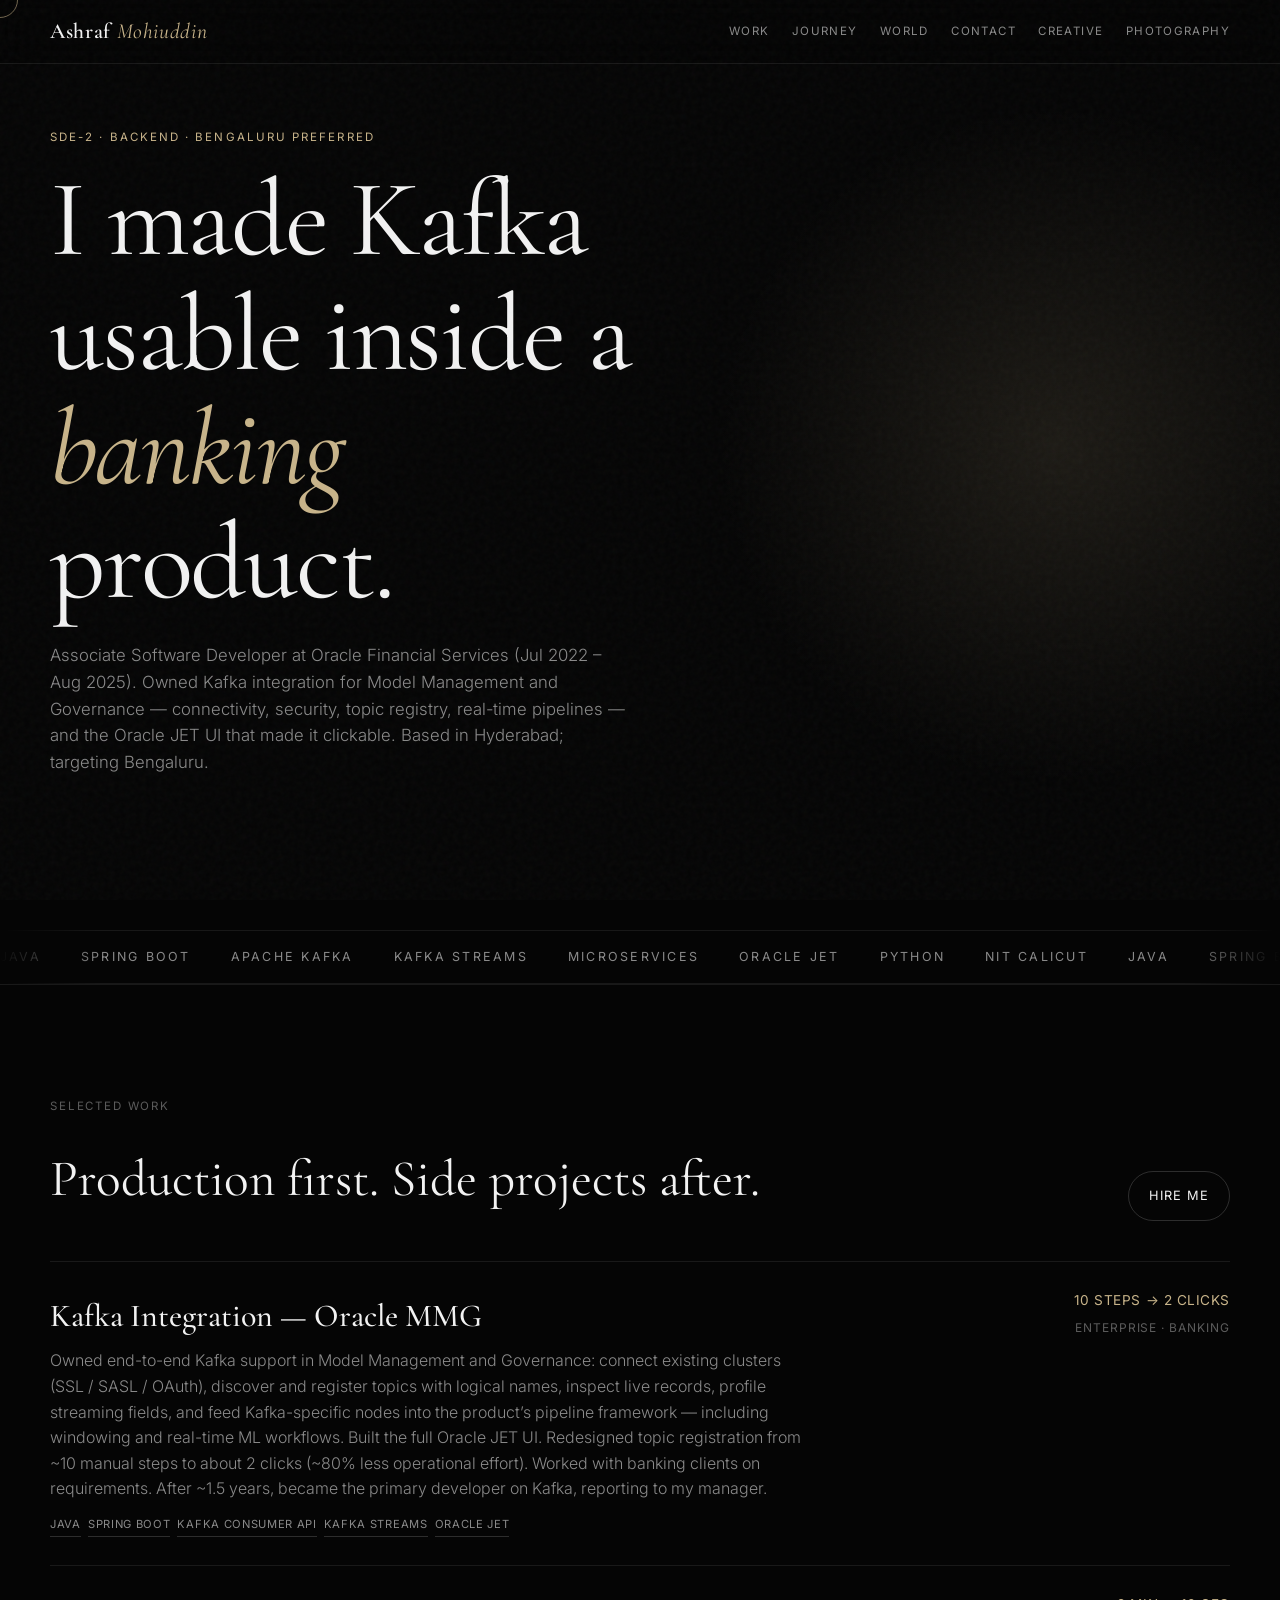
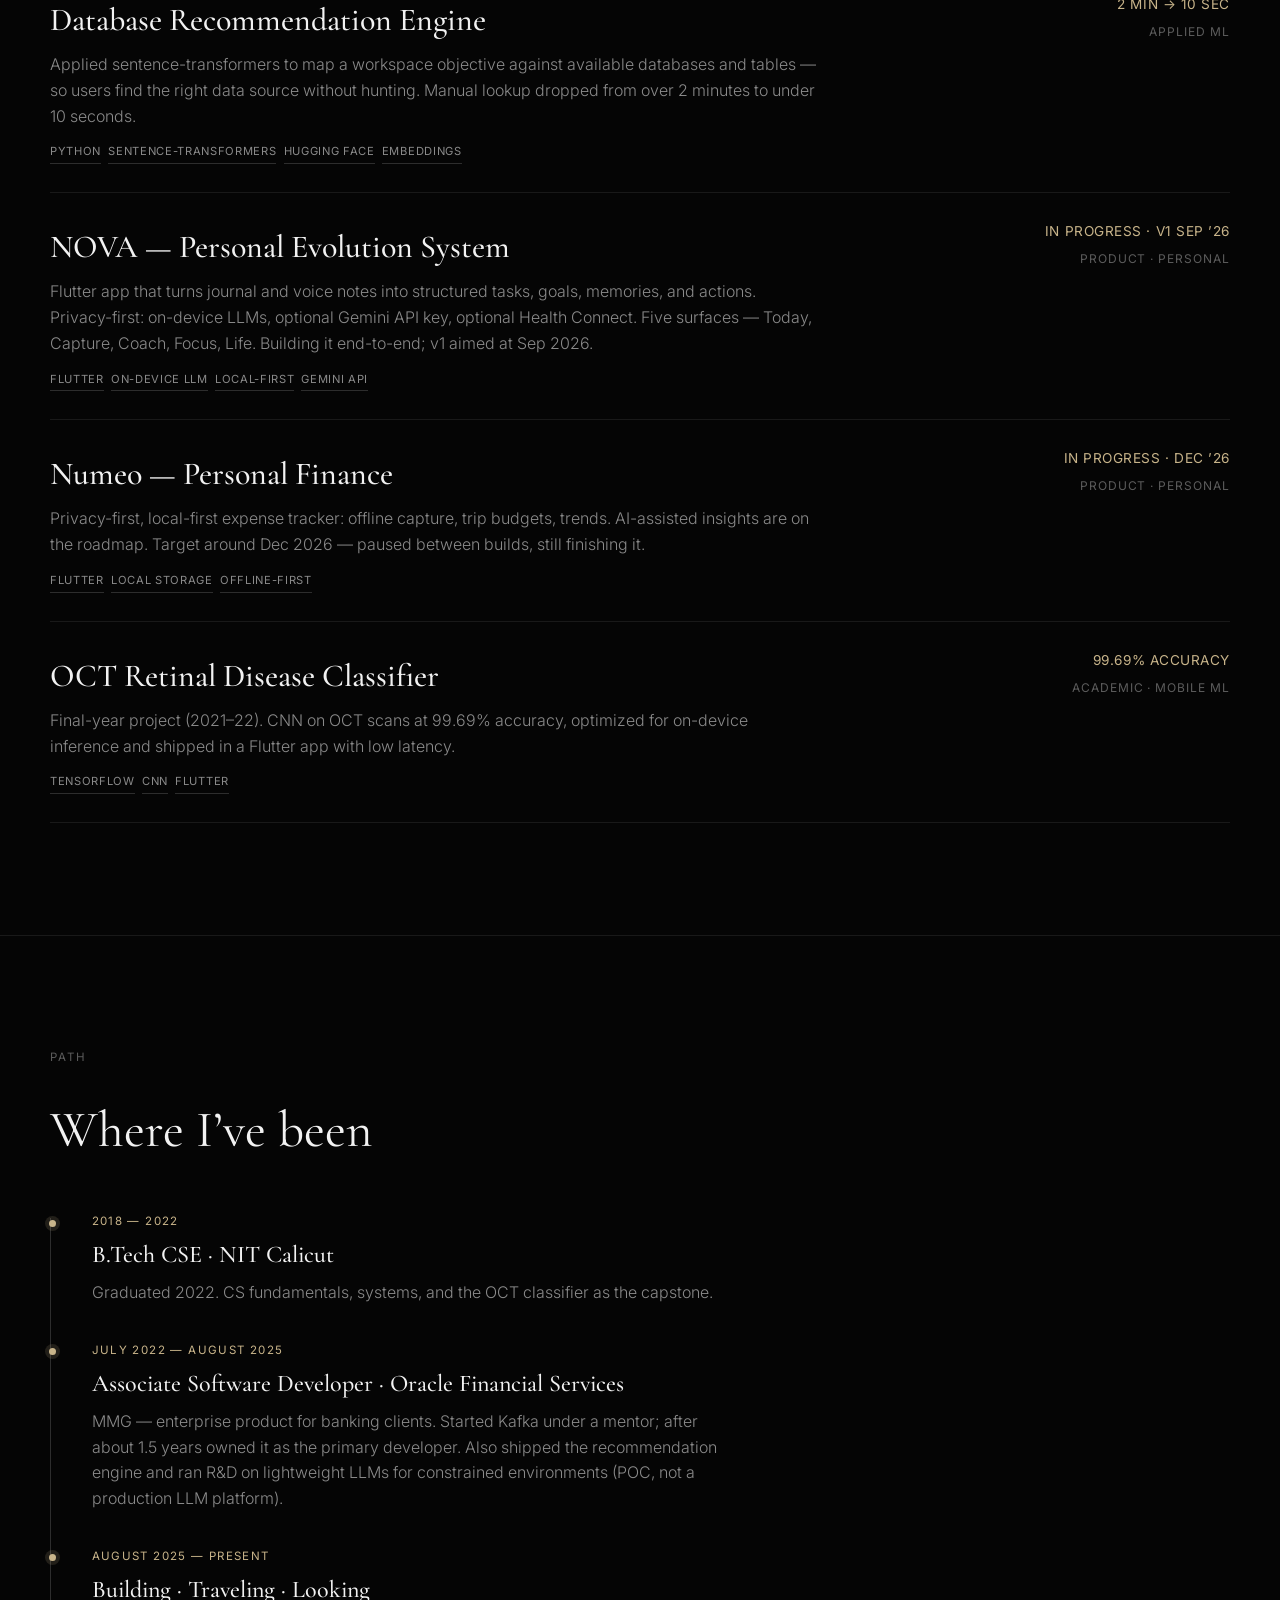
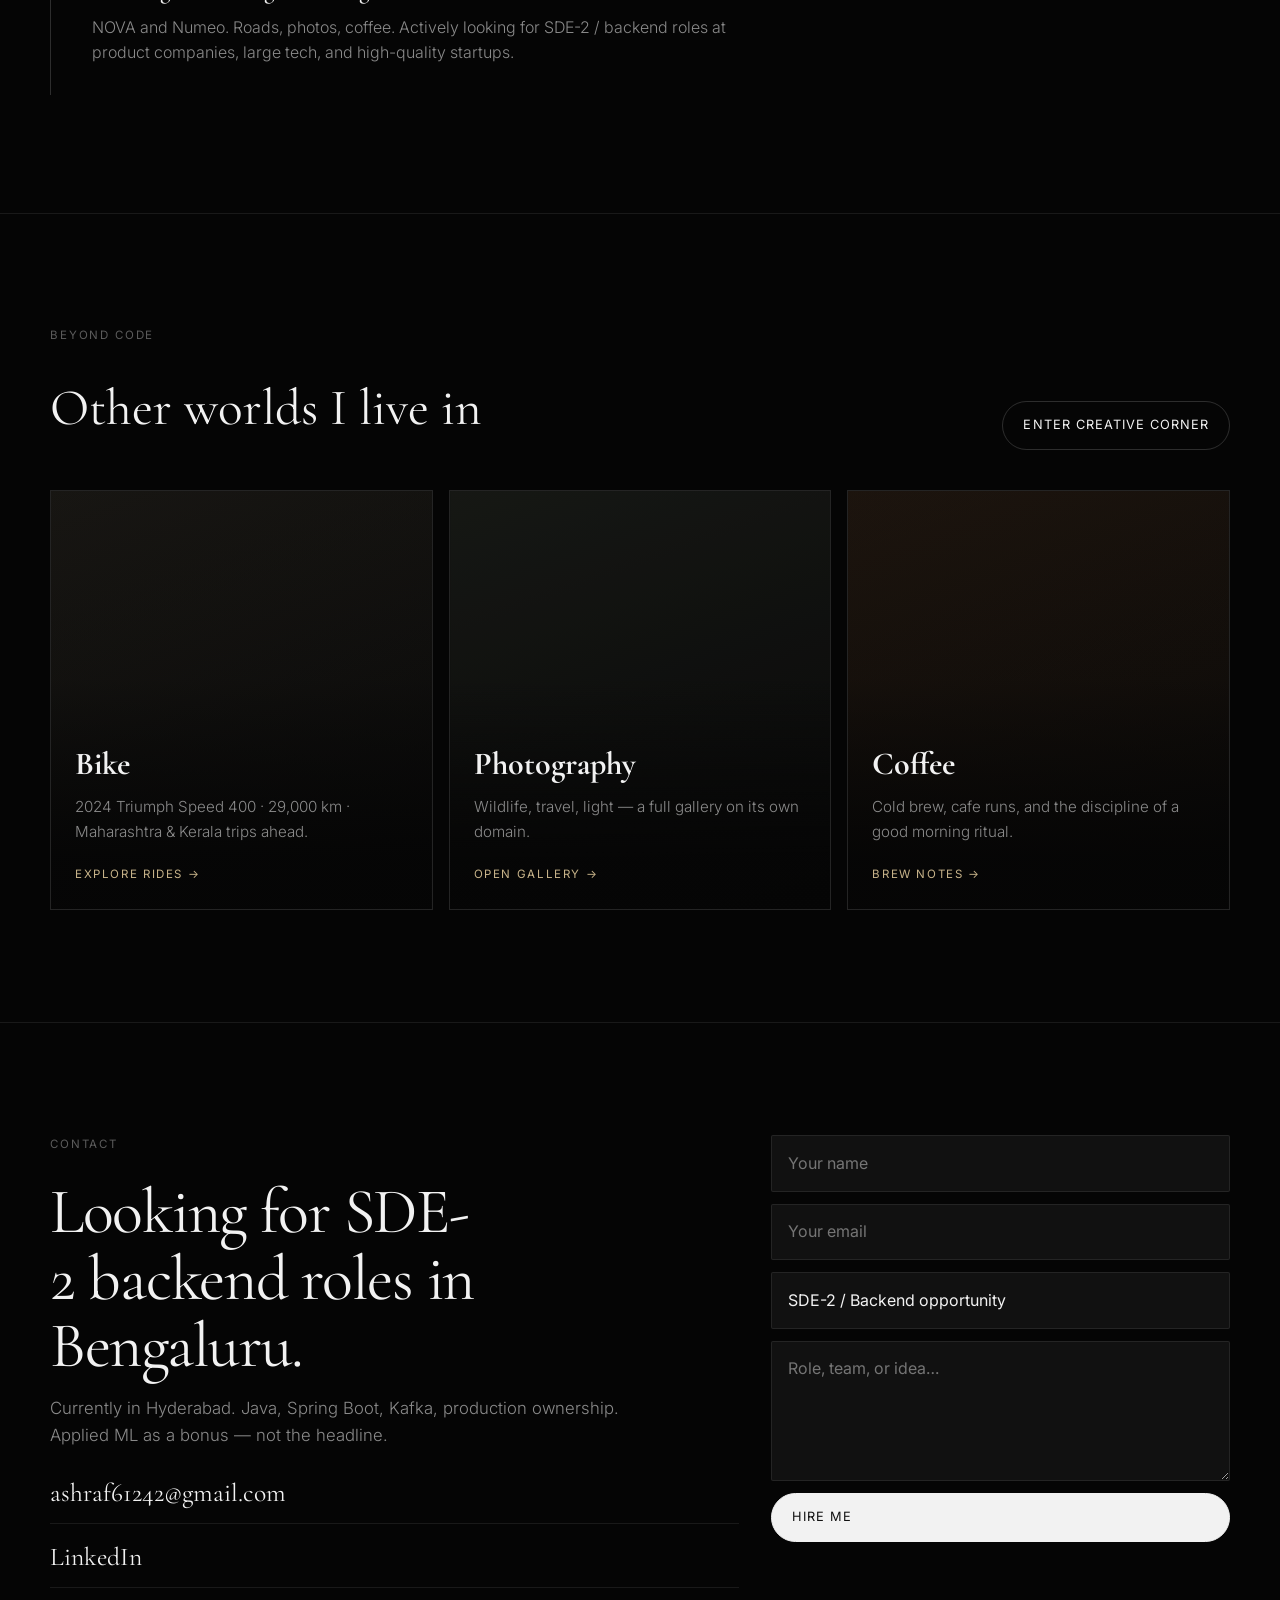
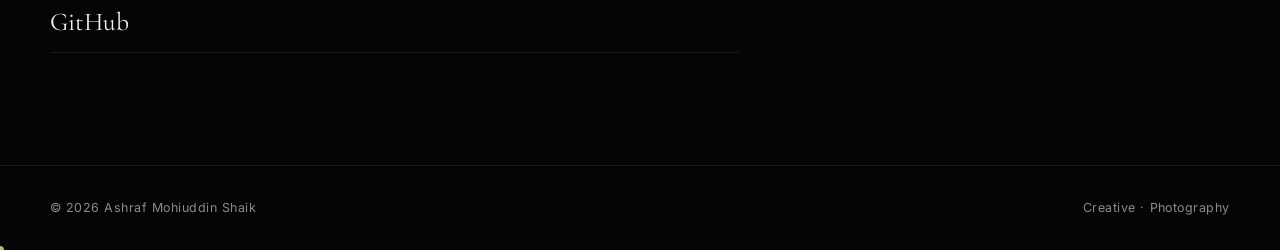
<file: index.html>
<!DOCTYPE html>
<html lang="en">
<head>
  <meta charset="UTF-8" />
  <meta name="viewport" content="width=device-width, initial-scale=1.0" />
  <meta name="description" content="Ashraf Mohiuddin Shaik — Backend Software Engineer, SDE-2 candidate. Ex-Oracle Financial Services. Java, Spring Boot, Kafka, distributed systems, and applied AI/ML." />
  <meta name="author" content="Ashraf Mohiuddin Shaik" />
  <title>Ashraf Mohiuddin Shaik — Backend Engineer</title>
  <link rel="canonical" href="https://sashraf.in/" />
  <meta property="og:title" content="Ashraf Mohiuddin Shaik — Backend Engineer" />
  <meta property="og:description" content="SDE-2 candidate. Owned Kafka integration for an enterprise banking product at Oracle. Java, Spring Boot, distributed systems." />
  <meta property="og:type" content="website" />
  <meta property="og:url" content="https://sashraf.in/" />
  <meta property="og:image" content="https://sashraf.in/" />

  <script type="application/ld+json">
  {
    "@context": "https://schema.org",
    "@type": "Person",
    "name": "Ashraf Mohiuddin Shaik",
    "jobTitle": "Backend Software Engineer",
    "alumniOf": "NIT Calicut",
    "url": "https://sashraf.in",
    "sameAs": [
      "https://linkedin.com/in/ashraf-mohiuddin",
      "https://github.com/ashraf-mohiuddin"
    ]
  }
  </script>

  <link rel="preconnect" href="https://fonts.googleapis.com" />
  <link rel="preconnect" href="https://fonts.gstatic.com" crossorigin />
  <link href="https://fonts.googleapis.com/css2?family=Cormorant+Garamond:ital,wght@0,400;0,500;0,600;1,400&family=Inter:wght@300;400;500&display=swap" rel="stylesheet" />
  <link rel="stylesheet" href="./css/site.css" />
</head>
<body>
  <div class="scroll-progress" aria-hidden="true"></div>

  <header class="site-header">
    <div class="inner">
      <a class="brand" href="index.html">Ashraf <span>Mohiuddin</span></a>
      <nav class="nav" id="nav">
        <a href="#work">Work</a>
        <a href="#journey">Journey</a>
        <a href="#world">World</a>
        <a href="#contact">Contact</a>
        <a href="creative-corner.html">Creative</a>
        <a href="https://photography.sashraf.in" target="_blank" rel="noopener noreferrer">Photography</a>
      </nav>
      <button class="menu-btn" id="menuBtn" aria-label="Menu" aria-expanded="false">☰</button>
    </div>
  </header>

  <main>
    <section class="hero">
      <div class="container">
        <p class="eyebrow reveal">SDE-2 · Backend · Bengaluru preferred</p>
        <h1 class="display hero-title reveal">
          I made Kafka usable inside a <em>banking</em> product.
        </h1>
        <p class="lede reveal" style="margin-top: 1.4rem;">
          Associate Software Developer at Oracle Financial Services (Jul 2022 – Aug 2025).
          Owned Kafka integration for Model Management and Governance — connectivity, security,
          topic registry, real-time pipelines — and the Oracle JET UI that made it clickable.
          Based in Hyderabad; targeting Bengaluru.
        </p>
        <div class="btn-row reveal">
          <a class="btn btn-fill" data-magnetic href="#contact">Hire me</a>
          <a class="btn" data-magnetic href="#work">Selected Work</a>
          <a class="btn" data-magnetic href="./Ashraf-Mohiuddin-Resume.pdf" download>Download résumé</a>
        </div>
      </div>
    </section>

    <div class="marquee" aria-hidden="true">
      <div class="marquee-track">
        <span>Java</span><span>Spring Boot</span><span>Apache Kafka</span><span>Kafka Streams</span>
        <span>Microservices</span><span>Oracle JET</span><span>Python</span><span>NIT Calicut</span>
        <span>Java</span><span>Spring Boot</span><span>Apache Kafka</span><span>Kafka Streams</span>
        <span>Microservices</span><span>Oracle JET</span><span>Python</span><span>NIT Calicut</span>
      </div>
    </div>

    <section class="section" id="work">
      <div class="container">
        <div class="section-head reveal">
          <div>
            <p class="section-label">Selected Work</p>
            <h2>Production first. Side projects after.</h2>
          </div>
          <a class="btn" href="#contact">Hire me</a>
        </div>

        <div class="work-list">
          <article class="work-item reveal">
            <div>
              <h3>Kafka Integration — Oracle MMG</h3>
              <p>
                Owned end-to-end Kafka support in Model Management and Governance: connect existing
                clusters (SSL / SASL / OAuth), discover and register topics with logical names,
                inspect live records, profile streaming fields, and feed Kafka-specific nodes into
                the product’s pipeline framework — including windowing and real-time ML workflows.
                Built the full Oracle JET UI. Redesigned topic registration from ~10 manual steps
                to about 2 clicks (~80% less operational effort). Worked with banking clients on
                requirements. After ~1.5 years, became the primary developer on Kafka, reporting to my manager.
              </p>
              <div class="tech">
                <span>Java</span><span>Spring Boot</span><span>Kafka Consumer API</span><span>Kafka Streams</span><span>Oracle JET</span>
              </div>
            </div>
            <div class="work-meta">
              <span class="work-metric">10 steps → 2 clicks</span>
              Enterprise · Banking
            </div>
          </article>

          <article class="work-item reveal">
            <div>
              <h3>Database Recommendation Engine</h3>
              <p>
                Applied sentence-transformers to map a workspace objective against available
                databases and tables — so users find the right data source without hunting.
                Manual lookup dropped from over 2 minutes to under 10 seconds.
              </p>
              <div class="tech">
                <span>Python</span><span>Sentence-Transformers</span><span>Hugging Face</span><span>Embeddings</span>
              </div>
            </div>
            <div class="work-meta">
              <span class="work-metric">2 min → 10 sec</span>
              Applied ML
            </div>
          </article>

          <article class="work-item reveal">
            <div>
              <h3>NOVA — Personal Evolution System</h3>
              <p>
                Flutter app that turns journal and voice notes into structured tasks, goals, memories,
                and actions. Privacy-first: on-device LLMs, optional Gemini API key, optional Health Connect.
                Five surfaces — Today, Capture, Coach, Focus, Life. Building it end-to-end; v1 aimed at Sep 2026.
              </p>
              <div class="tech">
                <span>Flutter</span><span>On-device LLM</span><span>Local-first</span><span>Gemini API</span>
              </div>
            </div>
            <div class="work-meta">
              <span class="work-metric">In progress · v1 Sep ’26</span>
              Product · Personal
            </div>
          </article>

          <article class="work-item reveal">
            <div>
              <h3>Numeo — Personal Finance</h3>
              <p>
                Privacy-first, local-first expense tracker: offline capture, trip budgets, trends.
                AI-assisted insights are on the roadmap. Target around Dec 2026 — paused between builds,
                still finishing it.
              </p>
              <div class="tech">
                <span>Flutter</span><span>Local storage</span><span>Offline-first</span>
              </div>
            </div>
            <div class="work-meta">
              <span class="work-metric">In progress · Dec ’26</span>
              Product · Personal
            </div>
          </article>

          <article class="work-item reveal">
            <div>
              <h3>OCT Retinal Disease Classifier</h3>
              <p>
                Final-year project (2021–22). CNN on OCT scans at 99.69% accuracy, optimized for
                on-device inference and shipped in a Flutter app with low latency.
              </p>
              <div class="tech">
                <span>TensorFlow</span><span>CNN</span><span>Flutter</span>
              </div>
            </div>
            <div class="work-meta">
              <span class="work-metric">99.69% accuracy</span>
              Academic · Mobile ML
            </div>
          </article>
        </div>
      </div>
    </section>

    <section class="section" id="journey">
      <div class="container">
        <div class="section-head reveal">
          <div>
            <p class="section-label">Path</p>
            <h2>Where I’ve been</h2>
          </div>
        </div>

        <div class="timeline">
          <div class="tl-item reveal">
            <div class="tl-date">2018 — 2022</div>
            <h3>B.Tech CSE · NIT Calicut</h3>
            <p>Graduated 2022. CS fundamentals, systems, and the OCT classifier as the capstone.</p>
          </div>
          <div class="tl-item reveal">
            <div class="tl-date">July 2022 — August 2025</div>
            <h3>Associate Software Developer · Oracle Financial Services</h3>
            <p>
              MMG — enterprise product for banking clients. Started Kafka under a mentor;
              after about 1.5 years owned it as the primary developer. Also shipped the recommendation engine
              and ran R&amp;D on lightweight LLMs for constrained environments (POC, not a production LLM platform).
            </p>
          </div>
          <div class="tl-item reveal">
            <div class="tl-date">August 2025 — Present</div>
            <h3>Building · Traveling · Looking</h3>
            <p>
              NOVA and Numeo. Roads, photos, coffee. Actively looking for SDE-2 / backend roles
              at product companies, large tech, and high-quality startups.
            </p>
          </div>
        </div>
      </div>
    </section>

    <section class="section" id="world">
      <div class="container">
        <div class="section-head reveal">
          <div>
            <p class="section-label">Beyond code</p>
            <h2>Other worlds I live in</h2>
          </div>
          <a class="btn" href="creative-corner.html">Enter Creative Corner</a>
        </div>

        <div class="portal-grid">
          <a class="portal reveal" href="bike.html" style="--portal-img: linear-gradient(160deg,#1c1a16,#090909);">
            <div class="portal-media"></div>
            <div class="portal-body">
              <h3>Bike</h3>
              <p>2024 Triumph Speed 400 · 29,000 km · Maharashtra &amp; Kerala trips ahead.</p>
              <span class="portal-link">Explore rides →</span>
            </div>
          </a>
          <a class="portal reveal" href="https://photography.sashraf.in" target="_blank" rel="noopener noreferrer" style="--portal-img: linear-gradient(160deg,#1a1c18,#090909);">
            <div class="portal-media"></div>
            <div class="portal-body">
              <h3>Photography</h3>
              <p>Wildlife, travel, light — a full gallery on its own domain.</p>
              <span class="portal-link">Open gallery →</span>
            </div>
          </a>
          <a class="portal reveal" href="coffee.html" style="--portal-img: linear-gradient(160deg,#221810,#0a0908);">
            <div class="portal-media"></div>
            <div class="portal-body">
              <h3>Coffee</h3>
              <p>Cold brew, cafe runs, and the discipline of a good morning ritual.</p>
              <span class="portal-link">Brew notes →</span>
            </div>
          </a>
        </div>
      </div>
    </section>

    <section class="section" id="contact">
      <div class="container contact-panel">
        <div class="reveal">
          <p class="section-label">Contact</p>
          <h2 class="display" style="font-size: clamp(2.4rem, 5vw, 4rem); max-width: 14ch;">
            Looking for SDE-2 backend roles in Bengaluru.
          </h2>
          <p class="lede" style="margin-top: 1rem;">
            Currently in Hyderabad. Java, Spring Boot, Kafka, production ownership.
            Applied ML as a bonus — not the headline.
          </p>
          <div class="contact-links">
            <a href="mailto:ashraf61242@gmail.com">ashraf61242@gmail.com</a>
            <a href="https://linkedin.com/in/ashraf-mohiuddin" target="_blank" rel="noopener noreferrer">LinkedIn</a>
            <a href="https://github.com/ashraf-mohiuddin" target="_blank" rel="noopener noreferrer">GitHub</a>
          </div>
        </div>

        <form class="contact-form reveal" id="contactForm">
          <input type="text" name="name" placeholder="Your name" required />
          <input type="email" name="email" placeholder="Your email" required />
          <input type="text" name="subject" placeholder="Subject" value="SDE-2 / Backend opportunity" />
          <textarea name="message" placeholder="Role, team, or idea…" required></textarea>
          <button class="btn btn-fill" data-magnetic type="submit">Hire me</button>
        </form>
      </div>
    </section>
  </main>

  <footer class="site-footer">
    <div class="inner">
      <span>© 2026 Ashraf Mohiuddin Shaik</span>
      <span>
        <a href="creative-corner.html">Creative</a> ·
        <a href="https://photography.sashraf.in" target="_blank" rel="noopener noreferrer">Photography</a>
      </span>
    </div>
  </footer>

  <script src="./js/site.js"></script>
</body>
</html>
</file>
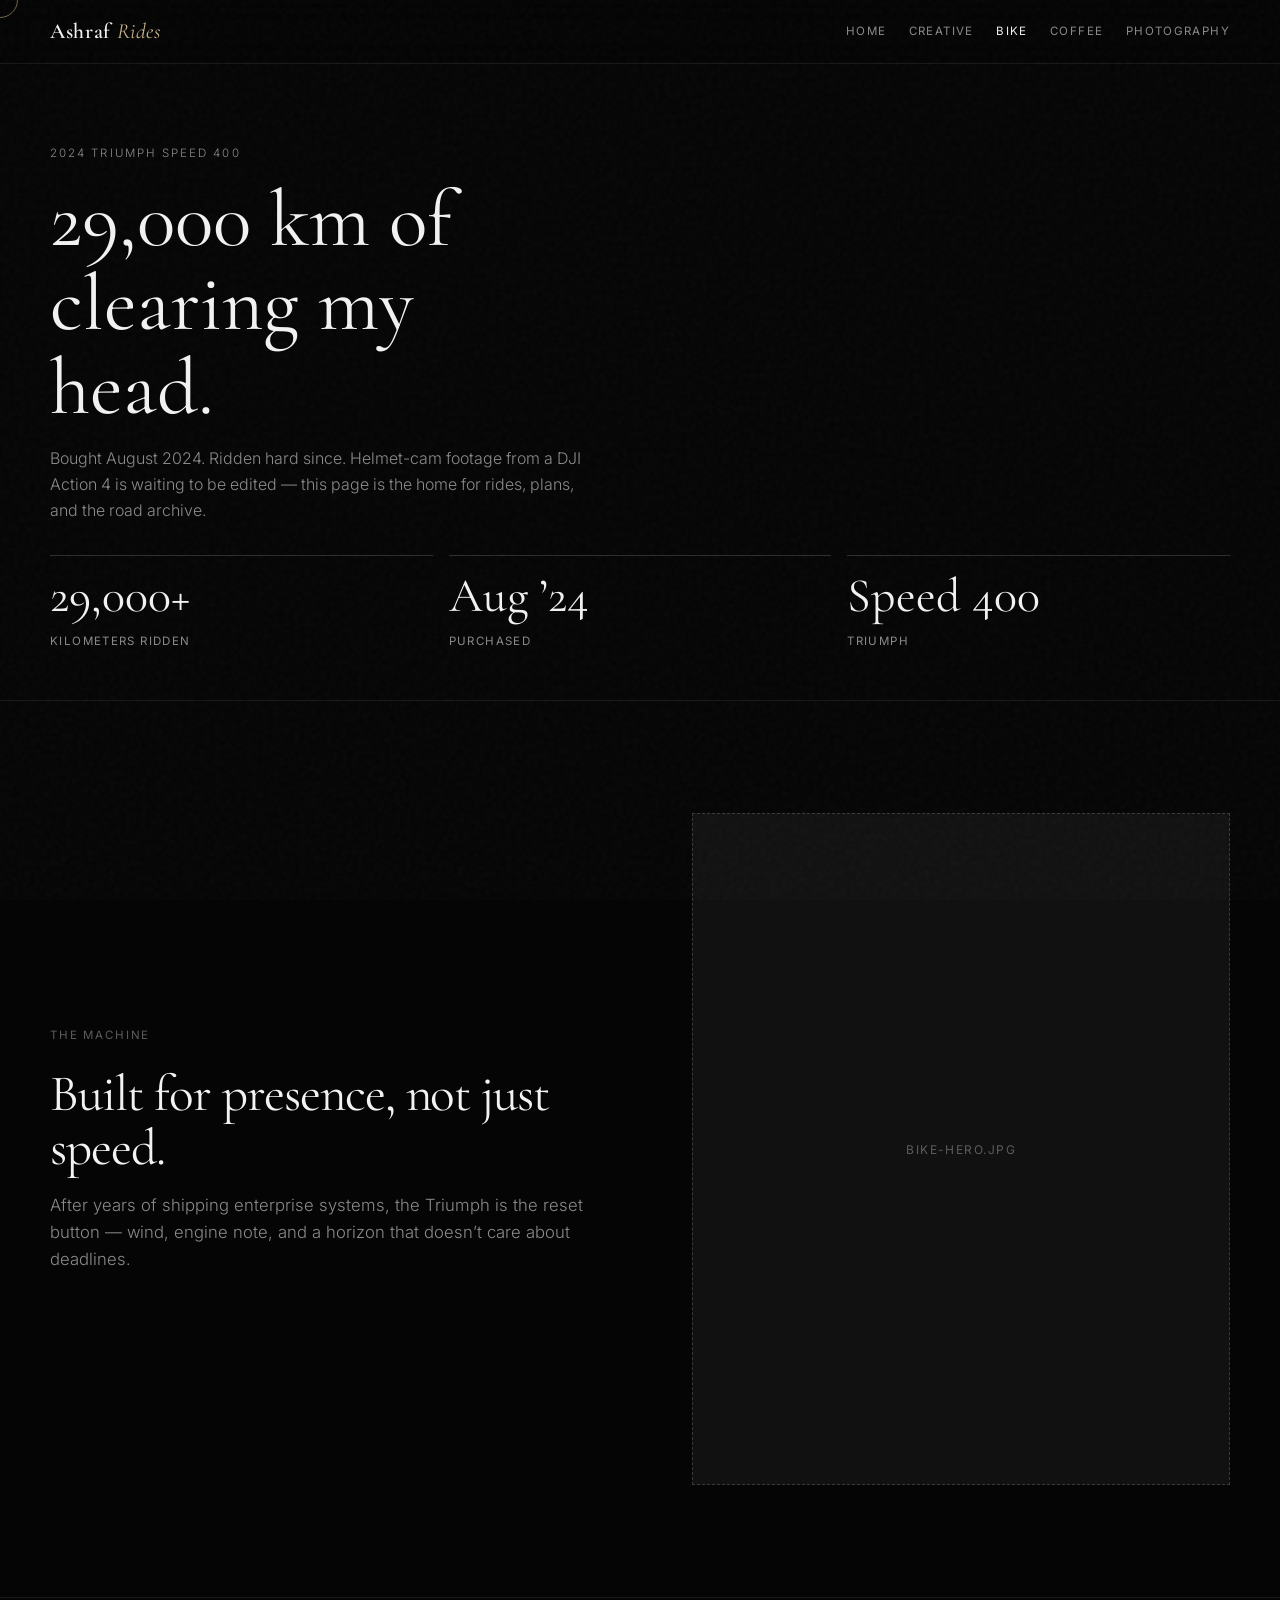
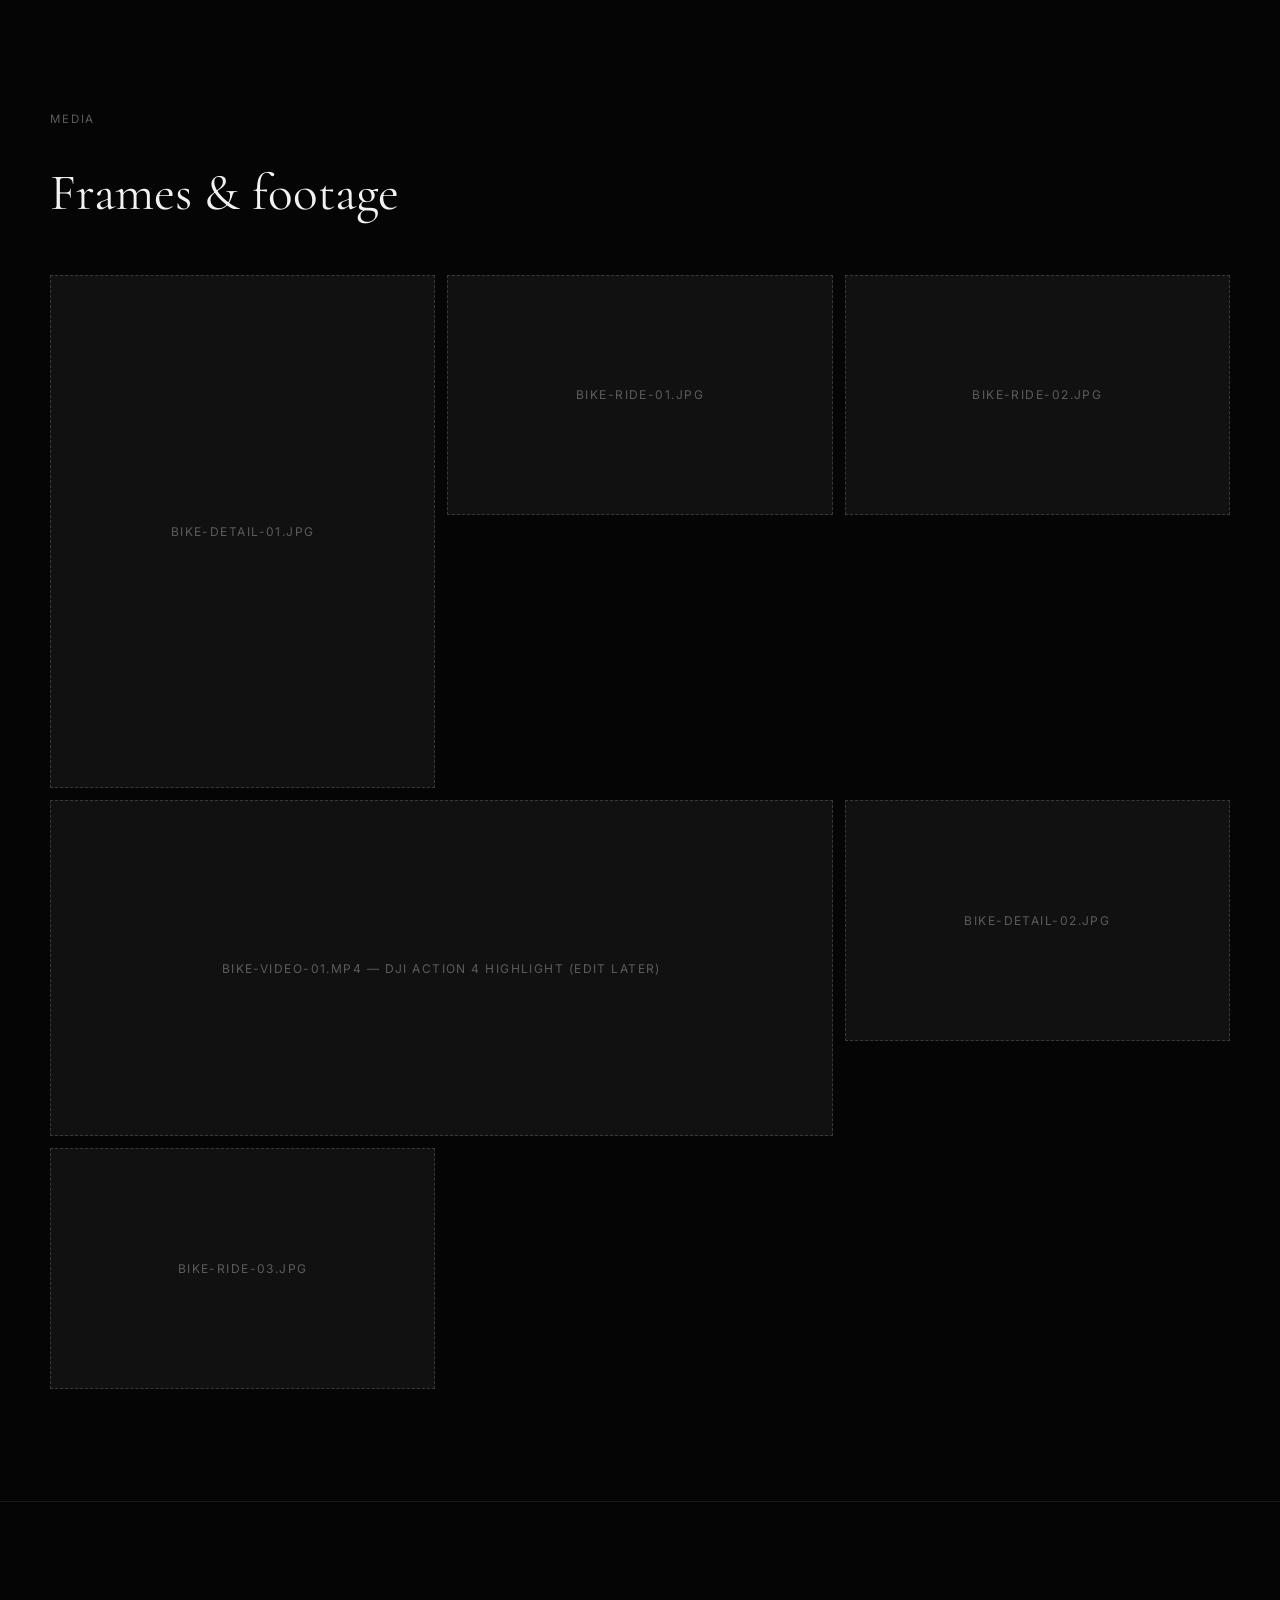
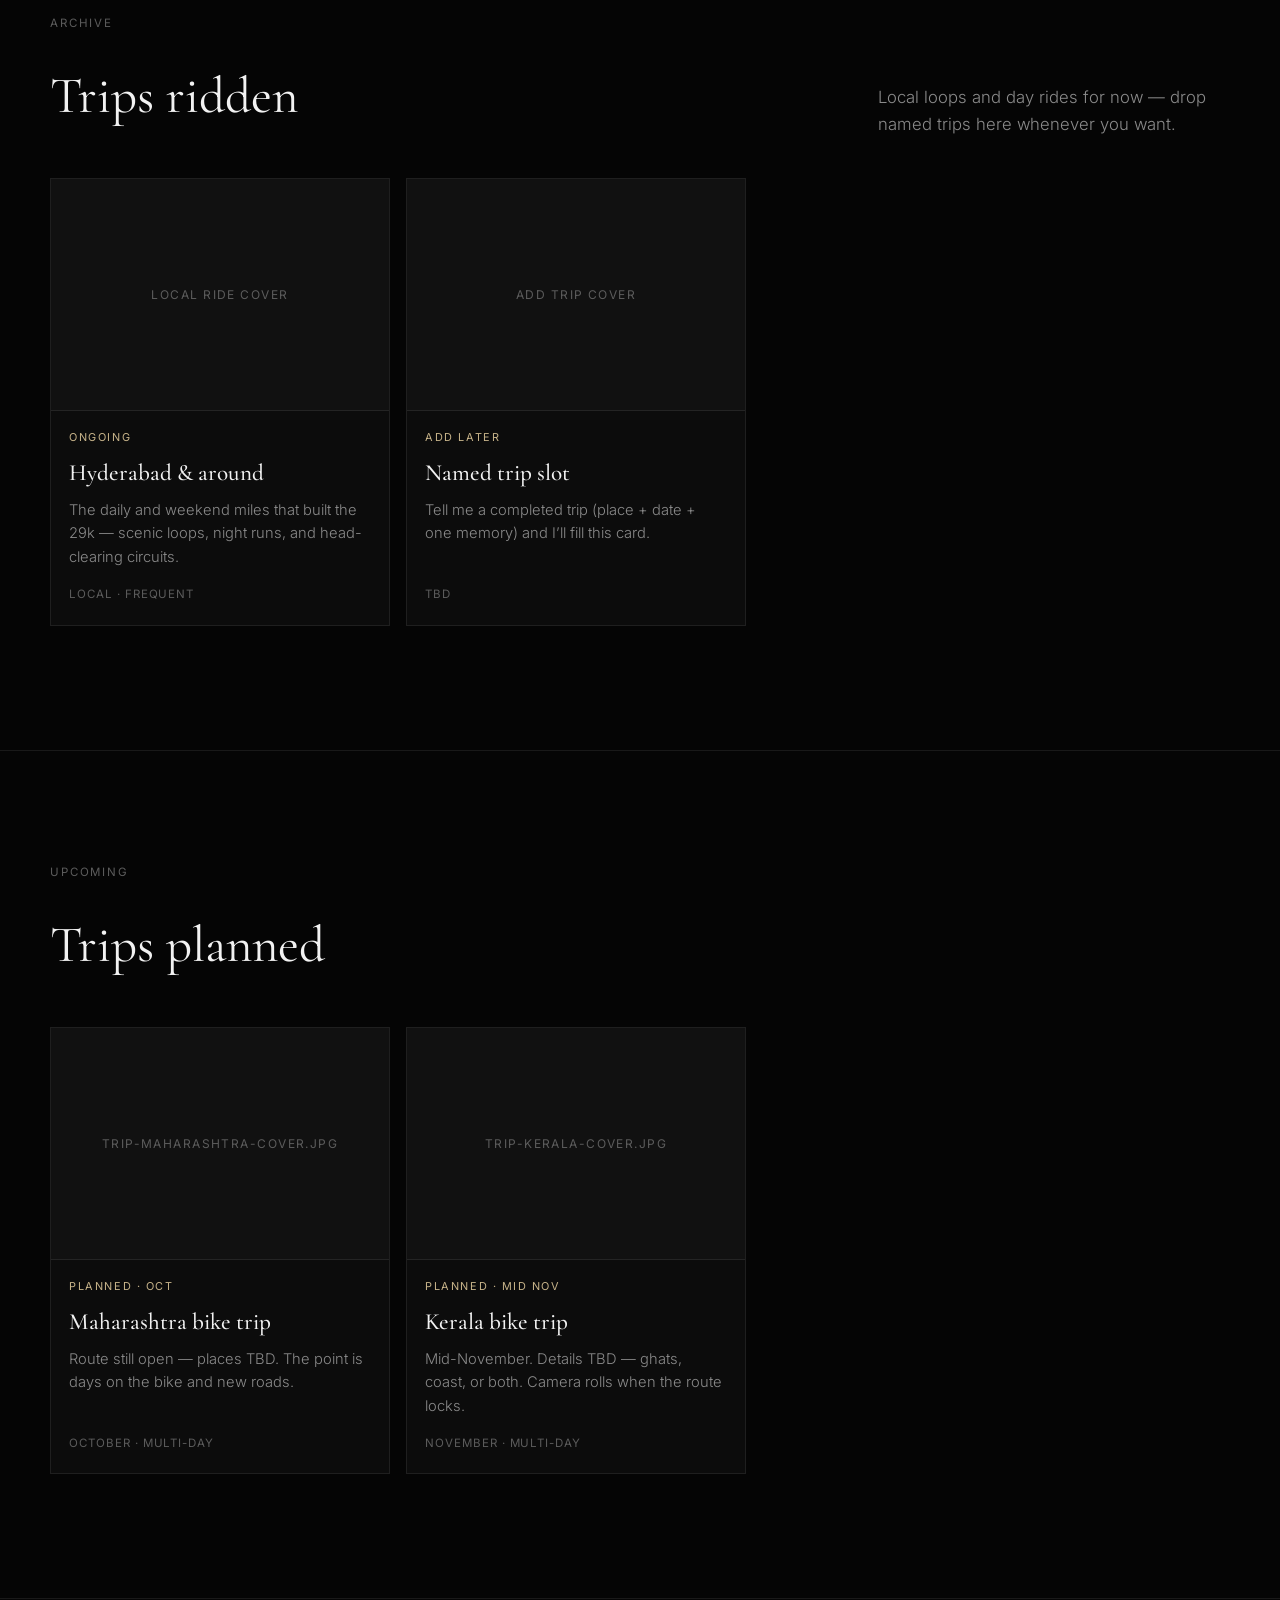
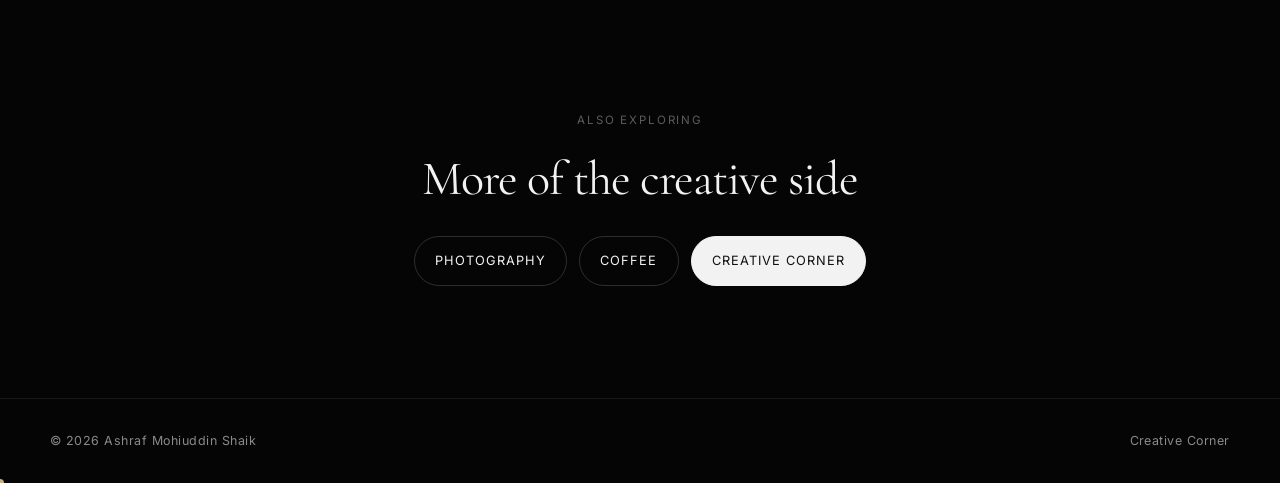
<file: bike.html>
<!DOCTYPE html>
<html lang="en">
<head>
  <meta charset="UTF-8" />
  <meta name="viewport" content="width=device-width, initial-scale=1.0" />
  <meta name="description" content="Bike riding with a 2024 Triumph Speed 400 — 29,000 km, trips planned across Maharashtra and Kerala." />
  <title>Bike Riding | Ashraf Mohiuddin</title>
  <link rel="canonical" href="https://sashraf.in/bike.html" />
  <meta property="og:title" content="Bike Riding | Ashraf Mohiuddin" />
  <meta property="og:description" content="2024 Triumph Speed 400 — 29,000 km. Maharashtra & Kerala trips ahead." />
  <meta property="og:type" content="website" />
  <meta property="og:url" content="https://sashraf.in/bike.html" />

  <link rel="preconnect" href="https://fonts.googleapis.com" />
  <link rel="preconnect" href="https://fonts.gstatic.com" crossorigin />
  <link href="https://fonts.googleapis.com/css2?family=Cormorant+Garamond:ital,wght@0,400;0,500;0,600;1,400&family=Inter:wght@300;400;500&display=swap" rel="stylesheet" />
  <link rel="stylesheet" href="./css/site.css" />
</head>
<body>
  <div class="scroll-progress" aria-hidden="true"></div>

  <header class="site-header">
    <div class="inner">
      <a class="brand" href="index.html">Ashraf <span>Rides</span></a>
      <nav class="nav" id="nav">
        <a href="index.html">Home</a>
        <a href="creative-corner.html">Creative</a>
        <a href="bike.html" class="active">Bike</a>
        <a href="coffee.html">Coffee</a>
        <a href="https://photography.sashraf.in" target="_blank" rel="noopener noreferrer">Photography</a>
      </nav>
      <button class="menu-btn" id="menuBtn" aria-label="Menu" aria-expanded="false">☰</button>
    </div>
  </header>

  <main>
    <section class="page-intro">
      <div class="container">
        <p class="eyebrow reveal">2024 Triumph Speed 400</p>
        <h1 class="reveal">29,000 km of clearing my head.</h1>
        <p class="reveal">
          Bought August 2024. Ridden hard since. Helmet-cam footage from a DJI Action 4 is waiting to be edited —
          this page is the home for rides, plans, and the road archive.
        </p>
        <div class="stat-row reveal">
          <div class="stat">
            <strong data-count="29000" data-suffix="+">0</strong>
            <span>Kilometers ridden</span>
          </div>
          <div class="stat">
            <strong>Aug ’24</strong>
            <span>Purchased</span>
          </div>
          <div class="stat">
            <strong>Speed 400</strong>
            <span>Triumph</span>
          </div>
        </div>
      </div>
    </section>

    <section class="section">
      <div class="container split">
        <div class="reveal">
          <p class="section-label">The machine</p>
          <h2 class="display" style="font-size: clamp(2rem, 4vw, 3.2rem); margin-bottom: 1rem;">
            Built for presence, not just speed.
          </h2>
          <p class="lede">
            After years of shipping enterprise systems, the Triumph is the reset button —
            wind, engine note, and a horizon that doesn’t care about deadlines.
          </p>
        </div>
        <div class="reveal">
          <div class="media-frame" style="aspect-ratio: 4 / 5;">bike-hero.jpg</div>
        </div>
      </div>
    </section>

    <section class="section" id="media">
      <div class="container">
        <div class="section-head reveal">
          <div>
            <p class="section-label">Media</p>
            <h2>Frames &amp; footage</h2>
          </div>
        </div>
        <div class="media-grid reveal">
          <div class="media-frame tall">bike-detail-01.jpg</div>
          <div class="media-frame">bike-ride-01.jpg</div>
          <div class="media-frame">bike-ride-02.jpg</div>
          <div class="media-frame wide">bike-video-01.mp4 — DJI Action 4 highlight (edit later)</div>
          <div class="media-frame">bike-detail-02.jpg</div>
          <div class="media-frame">bike-ride-03.jpg</div>
        </div>
      </div>
    </section>

    <section class="section" id="trips">
      <div class="container">
        <div class="section-head reveal">
          <div>
            <p class="section-label">Archive</p>
            <h2>Trips ridden</h2>
          </div>
          <p class="lede" style="margin: 0; max-width: 22rem;">Local loops and day rides for now — drop named trips here whenever you want.</p>
        </div>

        <div class="trip-rail reveal" aria-label="Completed trips">
          <article class="trip-card">
            <div class="media-frame">Local ride cover</div>
            <div class="body">
              <div class="status">Ongoing</div>
              <h3>Hyderabad &amp; around</h3>
              <p>The daily and weekend miles that built the 29k — scenic loops, night runs, and head-clearing circuits.</p>
              <div class="meta">Local · Frequent</div>
            </div>
          </article>
          <article class="trip-card">
            <div class="media-frame">Add trip cover</div>
            <div class="body">
              <div class="status">Add later</div>
              <h3>Named trip slot</h3>
              <p>Tell me a completed trip (place + date + one memory) and I’ll fill this card.</p>
              <div class="meta">TBD</div>
            </div>
          </article>
        </div>
      </div>
    </section>

    <section class="section" id="plans">
      <div class="container">
        <div class="section-head reveal">
          <div>
            <p class="section-label">Upcoming</p>
            <h2>Trips planned</h2>
          </div>
        </div>

        <div class="trip-rail reveal" aria-label="Planned trips">
          <article class="trip-card">
            <div class="media-frame">trip-maharashtra-cover.jpg</div>
            <div class="body">
              <div class="status">Planned · Oct</div>
              <h3>Maharashtra bike trip</h3>
              <p>Route still open — places TBD. The point is days on the bike and new roads.</p>
              <div class="meta">October · Multi-day</div>
            </div>
          </article>
          <article class="trip-card">
            <div class="media-frame">trip-kerala-cover.jpg</div>
            <div class="body">
              <div class="status">Planned · Mid Nov</div>
              <h3>Kerala bike trip</h3>
              <p>Mid-November. Details TBD — ghats, coast, or both. Camera rolls when the route locks.</p>
              <div class="meta">November · Multi-day</div>
            </div>
          </article>
        </div>
      </div>
    </section>

    <section class="section">
      <div class="container reveal" style="text-align: center;">
        <p class="section-label">Also exploring</p>
        <h2 class="display" style="font-size: clamp(2rem, 4vw, 3rem); margin-bottom: 1.5rem;">More of the creative side</h2>
        <div class="btn-row" style="justify-content: center;">
          <a class="btn" data-magnetic href="https://photography.sashraf.in" target="_blank" rel="noopener noreferrer">Photography</a>
          <a class="btn" data-magnetic href="coffee.html">Coffee</a>
          <a class="btn btn-fill" data-magnetic href="creative-corner.html">Creative Corner</a>
        </div>
      </div>
    </section>
  </main>

  <footer class="site-footer">
    <div class="inner">
      <span>© 2026 Ashraf Mohiuddin Shaik</span>
      <a href="creative-corner.html">Creative Corner</a>
    </div>
  </footer>

  <script src="./js/site.js"></script>
</body>
</html>
</file>
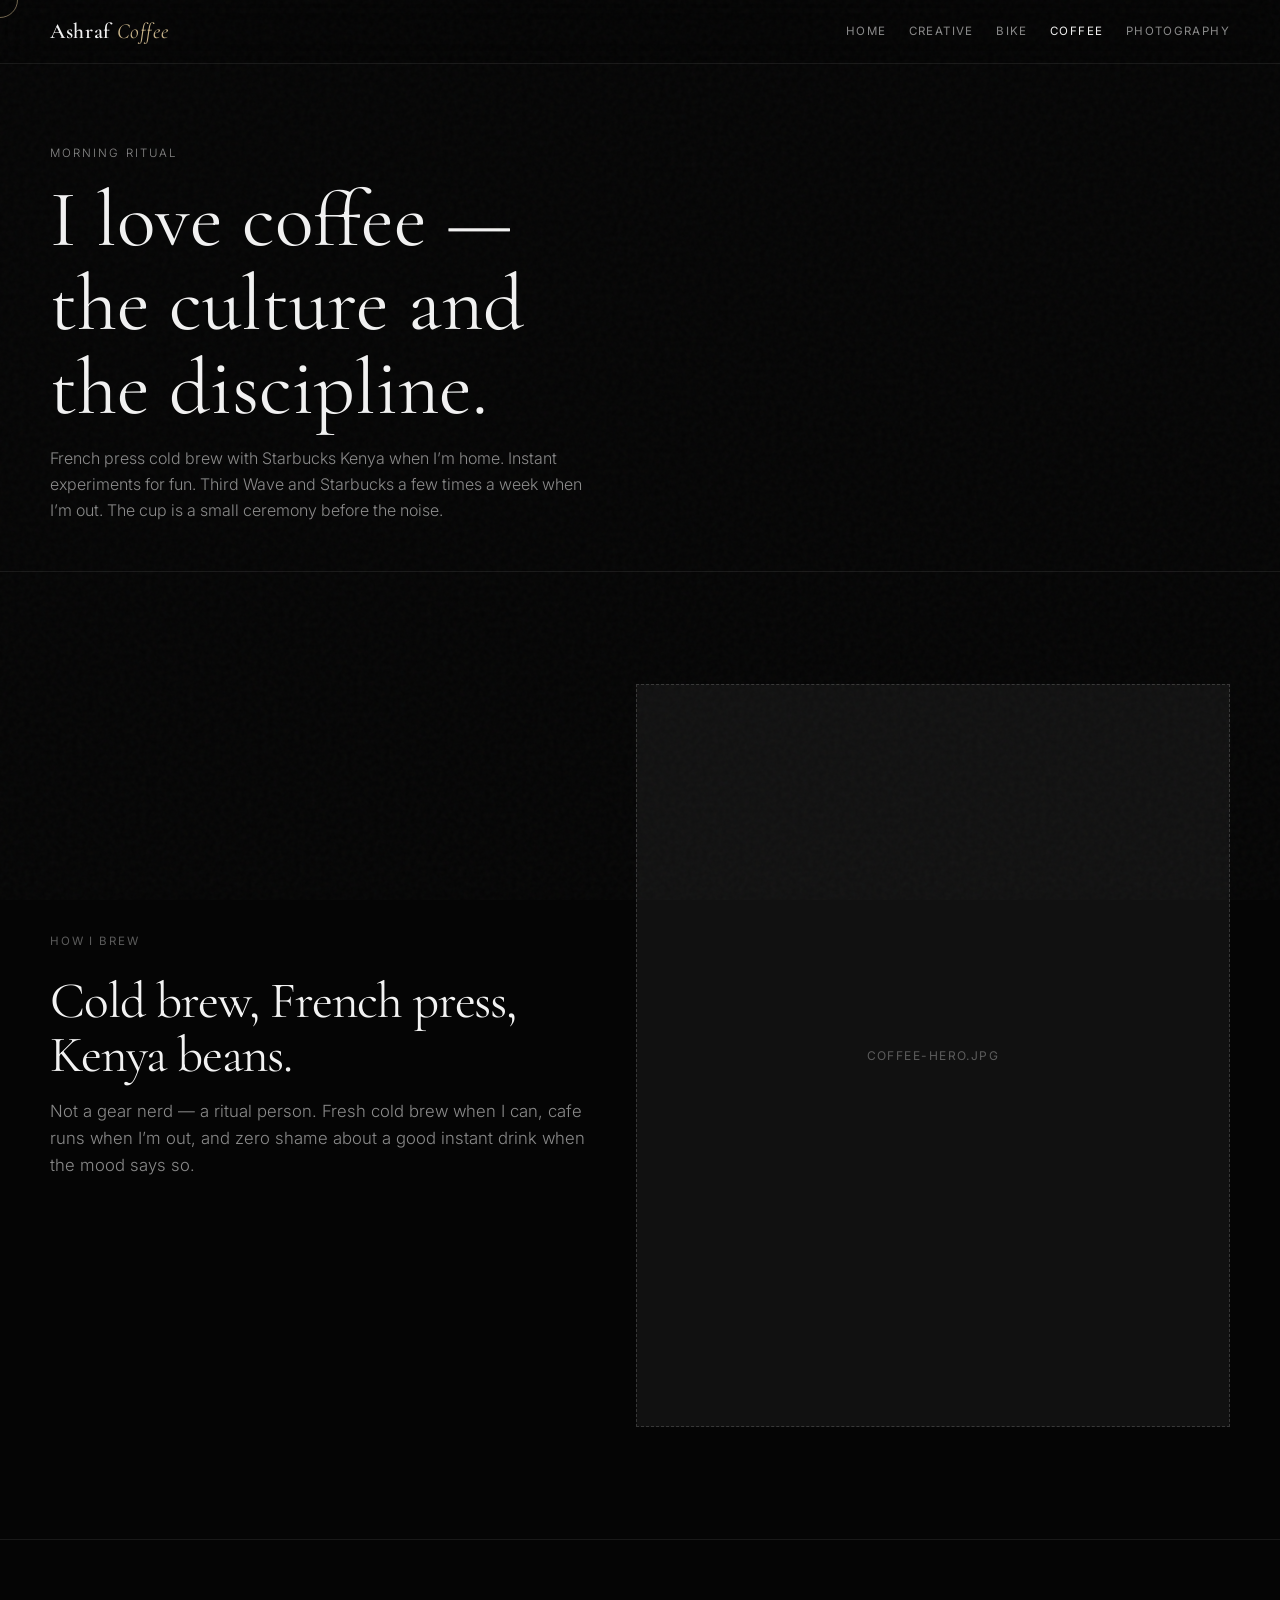
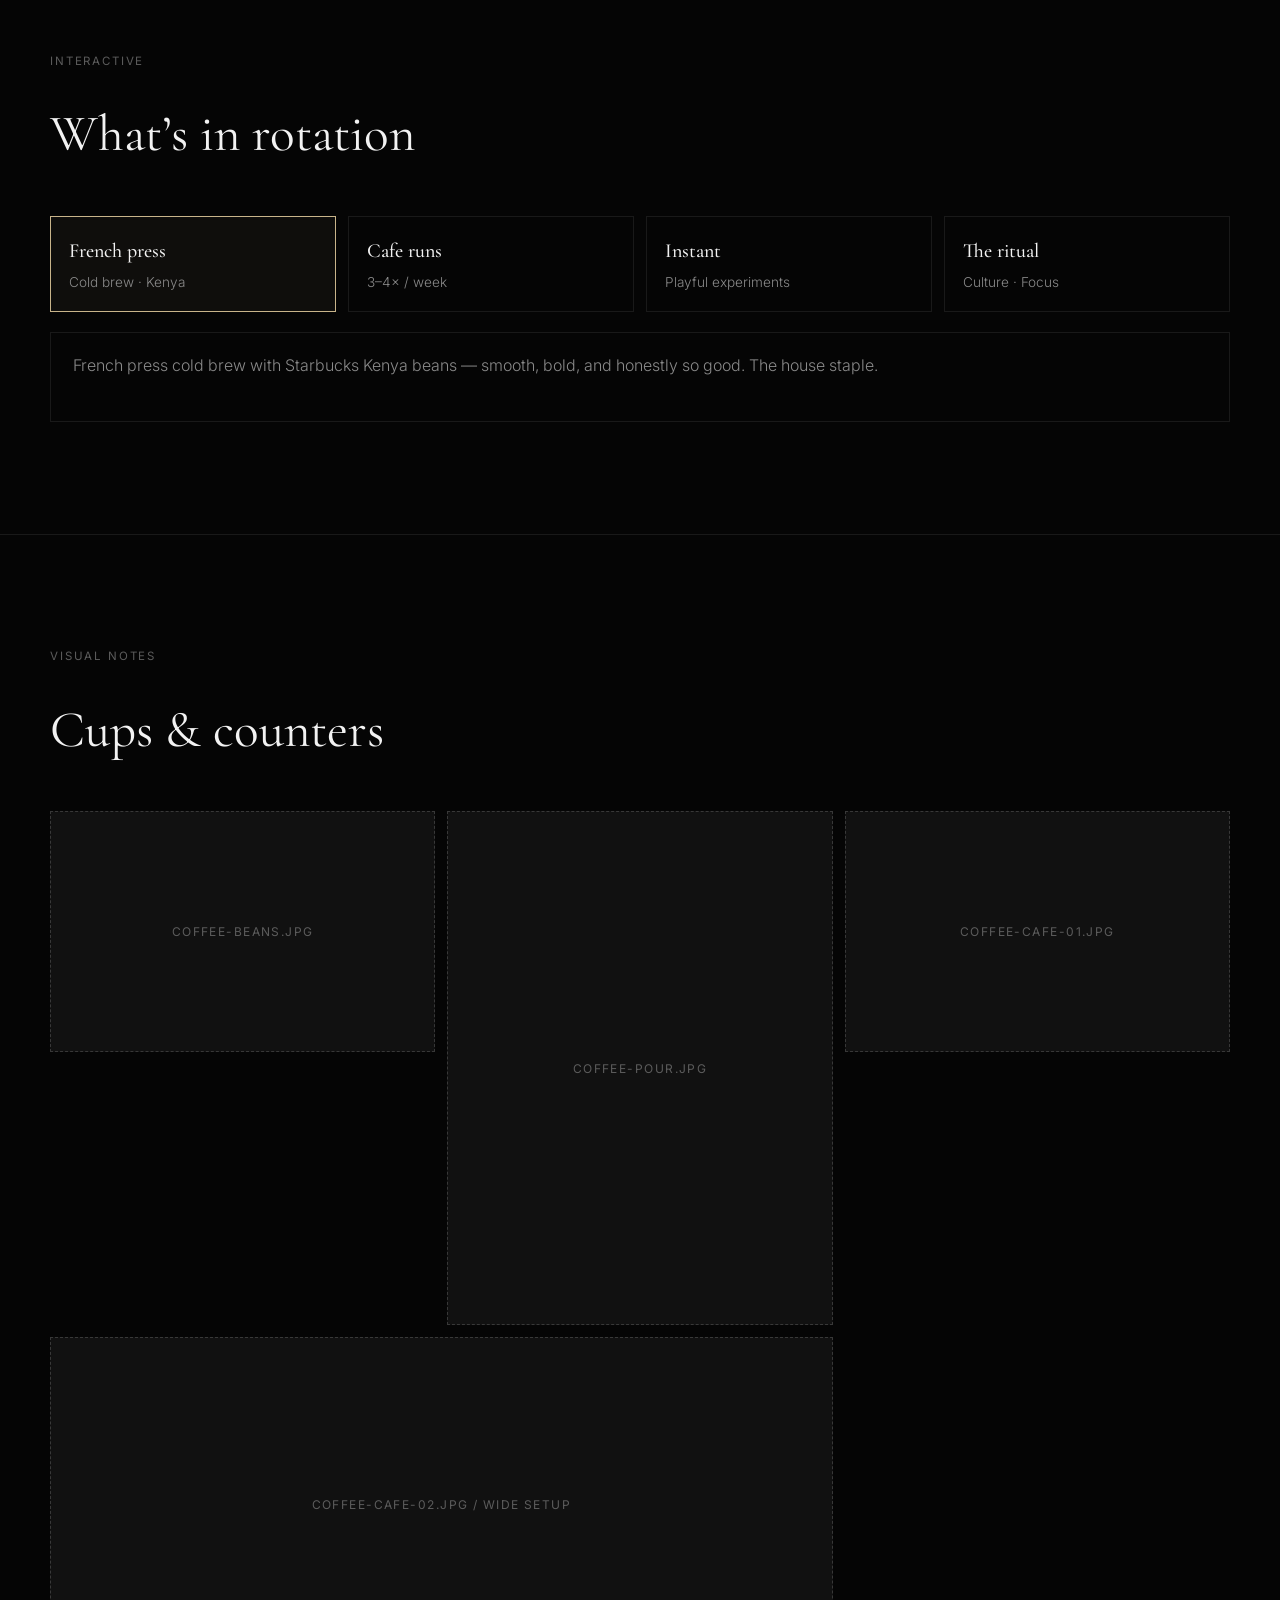
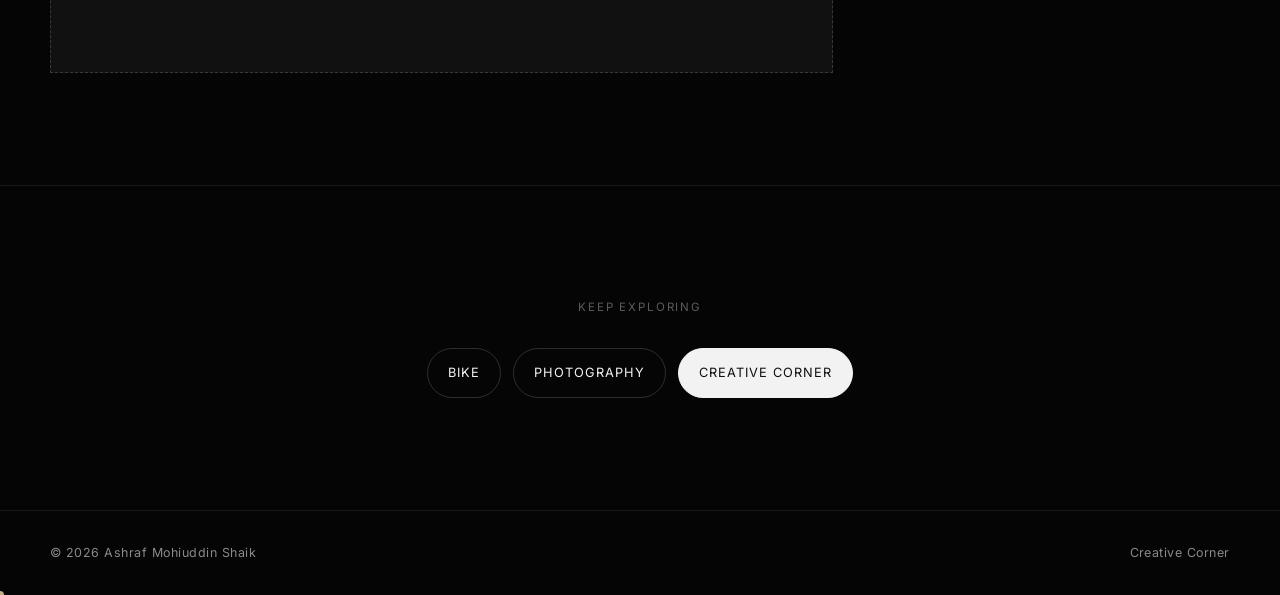
<file: coffee.html>
<!DOCTYPE html>
<html lang="en">
<head>
  <meta charset="UTF-8" />
  <meta name="viewport" content="width=device-width, initial-scale=1.0" />
  <meta name="description" content="Coffee ritual by Ashraf Mohiuddin — French press cold brew, Starbucks Kenya, and cafe culture." />
  <title>Coffee | Ashraf Mohiuddin</title>
  <link rel="canonical" href="https://sashraf.in/coffee.html" />
  <meta property="og:title" content="Coffee | Ashraf Mohiuddin" />
  <meta property="og:description" content="Cold brew, cafe runs, and the discipline of a good cup." />
  <meta property="og:type" content="website" />
  <meta property="og:url" content="https://sashraf.in/coffee.html" />

  <link rel="preconnect" href="https://fonts.googleapis.com" />
  <link rel="preconnect" href="https://fonts.gstatic.com" crossorigin />
  <link href="https://fonts.googleapis.com/css2?family=Cormorant+Garamond:ital,wght@0,400;0,500;0,600;1,400&family=Inter:wght@300;400;500&display=swap" rel="stylesheet" />
  <link rel="stylesheet" href="./css/site.css" />
</head>
<body>
  <div class="scroll-progress" aria-hidden="true"></div>

  <header class="site-header">
    <div class="inner">
      <a class="brand" href="index.html">Ashraf <span>Coffee</span></a>
      <nav class="nav" id="nav">
        <a href="index.html">Home</a>
        <a href="creative-corner.html">Creative</a>
        <a href="bike.html">Bike</a>
        <a href="coffee.html" class="active">Coffee</a>
        <a href="https://photography.sashraf.in" target="_blank" rel="noopener noreferrer">Photography</a>
      </nav>
      <button class="menu-btn" id="menuBtn" aria-label="Menu" aria-expanded="false">☰</button>
    </div>
  </header>

  <main>
    <section class="page-intro">
      <div class="container">
        <p class="eyebrow reveal">Morning ritual</p>
        <h1 class="reveal">I love coffee — the culture and the discipline.</h1>
        <p class="reveal">
          French press cold brew with Starbucks Kenya when I’m home. Instant experiments for fun.
          Third Wave and Starbucks a few times a week when I’m out. The cup is a small ceremony before the noise.
        </p>
      </div>
    </section>

    <section class="section">
      <div class="container split reverse">
        <div class="reveal">
          <div class="media-frame" style="aspect-ratio: 4 / 5;">coffee-hero.jpg</div>
        </div>
        <div class="reveal">
          <p class="section-label">How I brew</p>
          <h2 class="display" style="font-size: clamp(2rem, 4vw, 3.2rem); margin-bottom: 1rem;">
            Cold brew, French press, Kenya beans.
          </h2>
          <p class="lede">
            Not a gear nerd — a ritual person. Fresh cold brew when I can, cafe runs when I’m out,
            and zero shame about a good instant drink when the mood says so.
          </p>
        </div>
      </div>
    </section>

    <section class="section" id="methods">
      <div class="container">
        <div class="section-head reveal">
          <div>
            <p class="section-label">Interactive</p>
            <h2>What’s in rotation</h2>
          </div>
        </div>

        <div class="methods reveal">
          <button class="method active" type="button"
            data-detail="French press cold brew with Starbucks Kenya beans — smooth, bold, and honestly so good. The house staple.">
            <h4>French press</h4>
            <p>Cold brew · Kenya</p>
          </button>
          <button class="method" type="button"
            data-detail="Cafe culture: Third Wave and Starbucks, usually 3–4 times a week. Part taste, part ritual, part people-watching.">
            <h4>Cafe runs</h4>
            <p>3–4× / week</p>
          </button>
          <button class="method" type="button"
            data-detail="Instant coffee drinks for fun — quick, playful, no rules. Sometimes the simplest cup is the right cup.">
            <h4>Instant</h4>
            <p>Playful experiments</p>
          </button>
          <button class="method" type="button"
            data-detail="Coffee as discipline: a repeatable morning anchor. Culture, patience, and a clean start before the day opens.">
            <h4>The ritual</h4>
            <p>Culture · Focus</p>
          </button>
        </div>
        <div class="method-detail reveal" id="methodDetail"></div>
      </div>
    </section>

    <section class="section" id="gallery">
      <div class="container">
        <div class="section-head reveal">
          <div>
            <p class="section-label">Visual notes</p>
            <h2>Cups &amp; counters</h2>
          </div>
        </div>
        <div class="media-grid reveal">
          <div class="media-frame">coffee-beans.jpg</div>
          <div class="media-frame tall">coffee-pour.jpg</div>
          <div class="media-frame">coffee-cafe-01.jpg</div>
          <div class="media-frame wide">coffee-cafe-02.jpg / wide setup</div>
        </div>
      </div>
    </section>

    <section class="section">
      <div class="container reveal" style="text-align: center;">
        <p class="section-label">Keep exploring</p>
        <div class="btn-row" style="justify-content: center;">
          <a class="btn" data-magnetic href="bike.html">Bike</a>
          <a class="btn" data-magnetic href="https://photography.sashraf.in" target="_blank" rel="noopener noreferrer">Photography</a>
          <a class="btn btn-fill" data-magnetic href="creative-corner.html">Creative Corner</a>
        </div>
      </div>
    </section>
  </main>

  <footer class="site-footer">
    <div class="inner">
      <span>© 2026 Ashraf Mohiuddin Shaik</span>
      <a href="creative-corner.html">Creative Corner</a>
    </div>
  </footer>

  <script src="./js/site.js"></script>
</body>
</html>
</file>
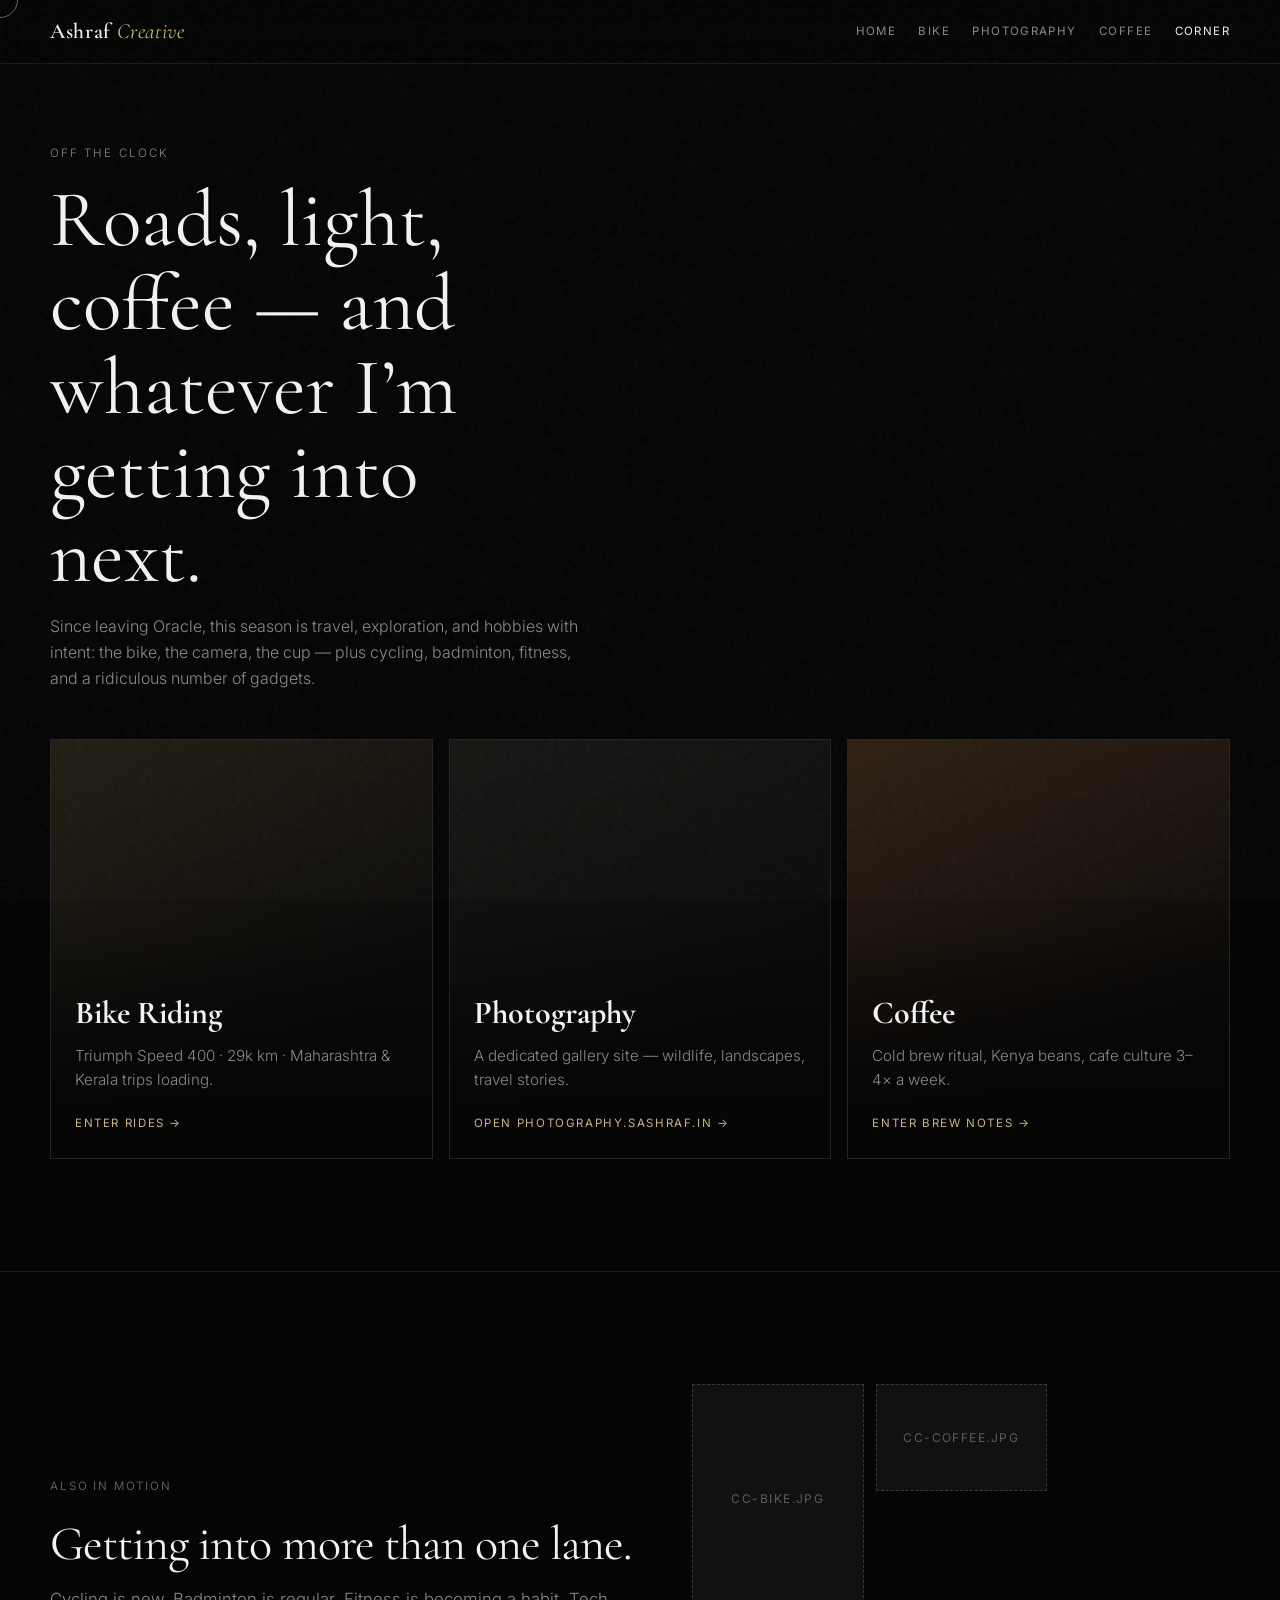
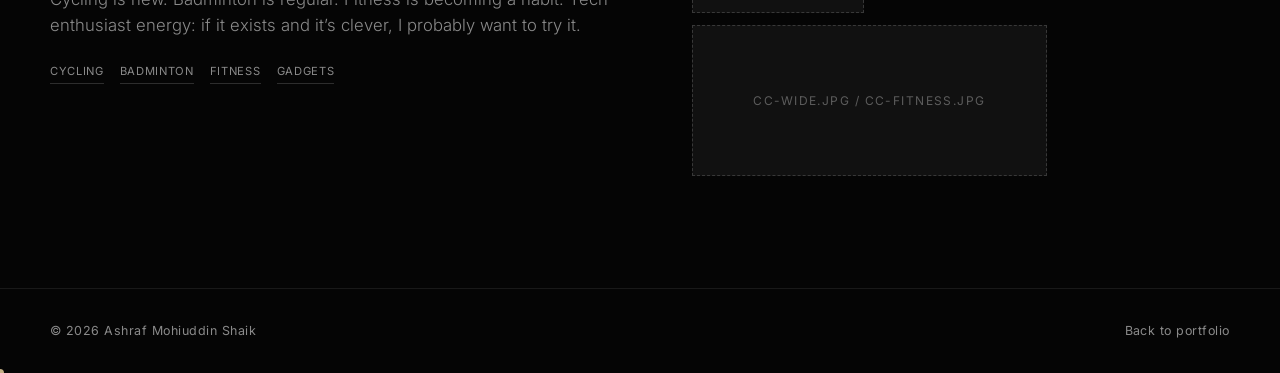
<file: creative-corner.html>
<!DOCTYPE html>
<html lang="en">
<head>
  <meta charset="UTF-8" />
  <meta name="viewport" content="width=device-width, initial-scale=1.0" />
  <meta name="description" content="Creative Corner — bike, photography, coffee, cycling, badminton, and gadgets by Ashraf Mohiuddin." />
  <title>Creative Corner | Ashraf Mohiuddin</title>
  <link rel="canonical" href="https://sashraf.in/creative-corner.html" />
  <meta property="og:title" content="Creative Corner | Ashraf Mohiuddin" />
  <meta property="og:description" content="Off the clock — roads, light, coffee, and whatever keeps me curious." />
  <meta property="og:type" content="website" />
  <meta property="og:url" content="https://sashraf.in/creative-corner.html" />

  <link rel="preconnect" href="https://fonts.googleapis.com" />
  <link rel="preconnect" href="https://fonts.gstatic.com" crossorigin />
  <link href="https://fonts.googleapis.com/css2?family=Cormorant+Garamond:ital,wght@0,400;0,500;0,600;1,400&family=Inter:wght@300;400;500&display=swap" rel="stylesheet" />
  <link rel="stylesheet" href="./css/site.css" />
</head>
<body>
  <div class="scroll-progress" aria-hidden="true"></div>

  <header class="site-header">
    <div class="inner">
      <a class="brand" href="index.html">Ashraf <span>Creative</span></a>
      <nav class="nav" id="nav">
        <a href="index.html">Home</a>
        <a href="bike.html">Bike</a>
        <a href="https://photography.sashraf.in" target="_blank" rel="noopener noreferrer">Photography</a>
        <a href="coffee.html">Coffee</a>
        <a href="creative-corner.html" class="active">Corner</a>
      </nav>
      <button class="menu-btn" id="menuBtn" aria-label="Menu" aria-expanded="false">☰</button>
    </div>
  </header>

  <main>
    <section class="page-intro">
      <div class="container">
        <p class="eyebrow reveal">Off the clock</p>
        <h1 class="reveal">Roads, light, coffee — and whatever I’m getting into next.</h1>
        <p class="reveal">
          Since leaving Oracle, this season is travel, exploration, and hobbies with intent:
          the bike, the camera, the cup — plus cycling, badminton, fitness, and a ridiculous number of gadgets.
        </p>
      </div>
    </section>

    <section class="section" style="border-top: 0; padding-top: 0;">
      <div class="container">
        <div class="portal-grid">
          <a class="portal reveal" href="bike.html" style="--portal-img: linear-gradient(155deg,#2a2418,#0b0b0b 70%);">
            <div class="portal-media"></div>
            <div class="portal-body">
              <h3>Bike Riding</h3>
              <p>Triumph Speed 400 · 29k km · Maharashtra &amp; Kerala trips loading.</p>
              <span class="portal-link">Enter rides →</span>
            </div>
          </a>

          <a class="portal reveal" href="https://photography.sashraf.in" target="_blank" rel="noopener noreferrer" style="--portal-img: linear-gradient(155deg,#1a1c18,#0b0b0b 70%);">
            <div class="portal-media"></div>
            <div class="portal-body">
              <h3>Photography</h3>
              <p>A dedicated gallery site — wildlife, landscapes, travel stories.</p>
              <span class="portal-link">Open photography.sashraf.in →</span>
            </div>
          </a>

          <a class="portal reveal" href="coffee.html" style="--portal-img: linear-gradient(155deg,#3a2718,#0b0a09 72%);">
            <div class="portal-media"></div>
            <div class="portal-body">
              <h3>Coffee</h3>
              <p>Cold brew ritual, Kenya beans, cafe culture 3–4× a week.</p>
              <span class="portal-link">Enter brew notes →</span>
            </div>
          </a>
        </div>
      </div>
    </section>

    <section class="section">
      <div class="container split">
        <div class="reveal">
          <p class="section-label">Also in motion</p>
          <h2 class="display" style="font-size: clamp(2rem, 4vw, 3rem); margin-bottom: 1rem;">
            Getting into more than one lane.
          </h2>
          <p class="lede">
            Cycling is new. Badminton is regular. Fitness is becoming a habit.
            Tech enthusiast energy: if it exists and it’s clever, I probably want to try it.
          </p>
          <div class="tech" style="margin-top: 1.5rem; gap: 1rem;">
            <span>Cycling</span>
            <span>Badminton</span>
            <span>Fitness</span>
            <span>Gadgets</span>
          </div>
        </div>
        <div class="reveal">
          <div class="media-grid">
            <div class="media-frame tall">cc-bike.jpg</div>
            <div class="media-frame">cc-coffee.jpg</div>
            <div class="media-frame wide">cc-wide.jpg / cc-fitness.jpg</div>
          </div>
        </div>
      </div>
    </section>
  </main>

  <footer class="site-footer">
    <div class="inner">
      <span>© 2026 Ashraf Mohiuddin Shaik</span>
      <a href="index.html">Back to portfolio</a>
    </div>
  </footer>

  <script src="./js/site.js"></script>
</body>
</html>
</file>
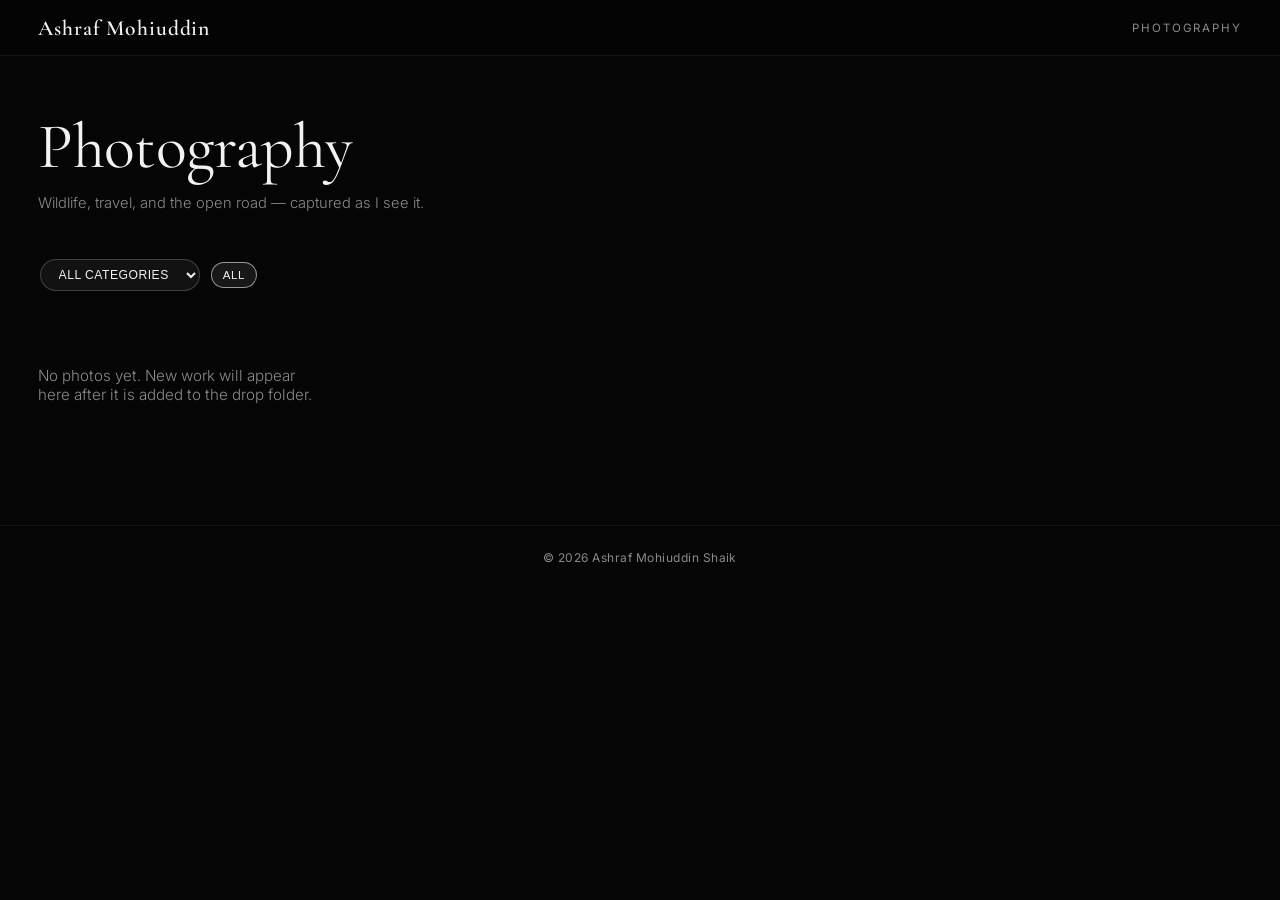
<file: photography.html>
<!DOCTYPE html>
<html lang="en">
<head>
  <meta charset="UTF-8" />
  <meta name="viewport" content="width=device-width, initial-scale=1.0" />
  <meta name="description" content="Photography by Ashraf Mohiuddin — wildlife, travel, and landscape." />
  <title>Photography | Ashraf Mohiuddin</title>
  <link rel="canonical" href="https://photography.sashraf.in/" />
  <meta property="og:title" content="Photography | Ashraf Mohiuddin" />
  <meta property="og:description" content="Wildlife, travel, and landscape photography." />
  <meta property="og:type" content="website" />
  <meta property="og:url" content="https://photography.sashraf.in/" />
  <meta property="og:image" content="https://photography.sashraf.in/" />

  <link rel="preconnect" href="https://fonts.googleapis.com" />
  <link rel="preconnect" href="https://fonts.gstatic.com" crossorigin />
  <link href="https://fonts.googleapis.com/css2?family=Cormorant+Garamond:ital,wght@0,400;0,600;1,400&family=Inter:wght@300;400;500&display=swap" rel="stylesheet" />

  <style>
    :root {
      --bg: #050505;
      --text: #f2f2f2;
      --muted: #8a8a8a;
      --gap: 14px;
      --header-h: 56px;
      --ease: cubic-bezier(0.4, 0, 0.2, 1);
    }

    *, *::before, *::after { box-sizing: border-box; margin: 0; padding: 0; }

    html { scroll-behavior: smooth; }

    body {
      font-family: "Inter", sans-serif;
      background: var(--bg);
      color: var(--text);
      -webkit-font-smoothing: antialiased;
    }

    /* ── Header ── */
    header {
      position: fixed;
      top: 0;
      left: 0;
      right: 0;
      z-index: 50;
      height: var(--header-h);
      display: flex;
      align-items: center;
      padding: 0 clamp(1rem, 3vw, 2.5rem);
      background: rgba(5, 5, 5, 0.85);
      backdrop-filter: blur(12px);
      border-bottom: 1px solid rgba(255, 255, 255, 0.06);
    }

    .header-inner {
      width: 100%;
      max-width: 1600px;
      margin: 0 auto;
      display: flex;
      align-items: center;
      justify-content: space-between;
    }

    .site-name {
      font-family: "Cormorant Garamond", serif;
      font-size: 1.35rem;
      font-weight: 600;
      letter-spacing: 0.04em;
      color: var(--text);
      text-decoration: none;
    }

    .site-tag {
      font-size: 0.72rem;
      font-weight: 400;
      letter-spacing: 0.16em;
      text-transform: uppercase;
      color: var(--muted);
    }

    nav {
      display: flex;
      gap: 1.5rem;
    }

    nav a {
      font-size: 0.78rem;
      font-weight: 400;
      letter-spacing: 0.08em;
      text-transform: uppercase;
      color: var(--muted);
      text-decoration: none;
      transition: color 0.25s var(--ease);
    }

    nav a:hover, nav a.active { color: var(--text); }

    .menu-btn {
      display: none;
      background: none;
      border: none;
      color: var(--text);
      font-size: 1.1rem;
      cursor: pointer;
      padding: 0.25rem;
    }

    /* ── Intro ── */
    .intro {
      padding: calc(var(--header-h) + 3.5rem) clamp(1rem, 3vw, 2.5rem) 2.5rem;
      max-width: 1600px;
      margin: 0 auto;
    }

    .intro h1 {
      font-family: "Cormorant Garamond", serif;
      font-size: clamp(2.4rem, 6vw, 4rem);
      font-weight: 400;
      line-height: 1.1;
      letter-spacing: -0.01em;
    }

    .intro p {
      margin-top: 0.75rem;
      color: var(--muted);
      font-size: 0.92rem;
      font-weight: 300;
      max-width: 420px;
    }

    /* ── Masonry gallery ── */
    .gallery-wrap {
      padding: 0 clamp(1rem, 3vw, 2.5rem) 4.5rem;
      max-width: 1600px;
      margin: 0 auto;
    }

    .filters {
      display: flex;
      flex-wrap: wrap;
      gap: 0.65rem;
      align-items: center;
      margin-bottom: 1.25rem;
      padding: 0.4rem 0.1rem;
    }

    .filter-select {
      background: #121212;
      color: var(--text);
      border: 1px solid rgba(255, 255, 255, 0.2);
      border-radius: 999px;
      padding: 0.45rem 0.85rem;
      font-size: 0.76rem;
      letter-spacing: 0.04em;
      text-transform: uppercase;
    }

    .tag-list {
      display: flex;
      flex-wrap: wrap;
      gap: 0.45rem;
    }

    .tag-chip {
      border: 1px solid rgba(255, 255, 255, 0.18);
      background: transparent;
      color: var(--muted);
      border-radius: 999px;
      padding: 0.4rem 0.7rem;
      font-size: 0.72rem;
      letter-spacing: 0.05em;
      text-transform: uppercase;
      cursor: pointer;
    }

    .tag-chip.active {
      color: var(--text);
      border-color: rgba(255, 255, 255, 0.55);
      background: rgba(255, 255, 255, 0.08);
    }

    .masonry {
      display: grid;
      grid-template-columns: repeat(4, 1fr);
      grid-auto-flow: dense;
      gap: var(--gap);
      align-items: start;
    }

    .photo {
      position: relative;
      cursor: pointer;
      overflow: hidden;
      line-height: 0;
      border-radius: 2px;
    }

    .photo.wide {
      grid-column: span 2;
    }

    .photo img {
      width: 100%;
      height: auto;
      display: block;
      background: #111;
      transition: transform 0.7s var(--ease), opacity 0.4s var(--ease);
      opacity: 1;
    }

    .photo img.is-loading { opacity: 0.15; }

    .photo img.is-error {
      opacity: 0.35;
      min-height: 120px;
      object-fit: cover;
    }

    .photo:hover img { transform: scale(1.015); }

    .photo-caption {
      position: absolute;
      inset: 0;
      display: flex;
      align-items: flex-end;
      padding: 1rem;
      background: linear-gradient(to top, rgba(0,0,0,0.55) 0%, transparent 50%);
      opacity: 0;
      transition: opacity 0.35s var(--ease);
      pointer-events: none;
    }

    .photo:hover .photo-caption { opacity: 1; }

    .photo-caption span {
      font-size: 0.78rem;
      font-weight: 400;
      letter-spacing: 0.04em;
      color: rgba(255,255,255,0.9);
    }

    /* ── Load sentinel ── */
    .sentinel {
      height: 1px;
      margin-top: 2rem;
    }

    .loading-indicator {
      text-align: center;
      padding: 2rem 0;
      color: var(--muted);
      font-size: 0.8rem;
      letter-spacing: 0.1em;
      text-transform: uppercase;
    }

    .empty-gallery {
      padding: 3rem 0 1rem;
      color: var(--muted);
      font-size: 0.95rem;
      font-weight: 300;
      max-width: 28rem;
    }

    /* ── Lightbox ── */
    .lightbox {
      position: fixed;
      inset: 0;
      z-index: 200;
      background: rgba(0, 0, 0, 0.96);
      display: none;
      flex-direction: column;
      align-items: center;
      justify-content: center;
    }

    .lightbox.open { display: flex; }

    .lb-close {
      position: absolute;
      top: 1rem;
      right: 1.25rem;
      background: none;
      border: none;
      color: rgba(255,255,255,0.6);
      font-size: 1.8rem;
      cursor: pointer;
      z-index: 210;
      transition: color 0.2s;
      line-height: 1;
    }

    .lb-close:hover { color: #fff; }

    .lb-nav {
      position: absolute;
      top: 50%;
      transform: translateY(-50%);
      background: none;
      border: none;
      color: rgba(255,255,255,0.45);
      font-size: 1.6rem;
      cursor: pointer;
      padding: 1rem;
      z-index: 210;
      transition: color 0.2s;
    }

    .lb-nav:hover { color: #fff; }
    .lb-prev { left: 0.5rem; }
    .lb-next { right: 0.5rem; }

    .lb-image-wrap {
      max-width: 92vw;
      max-height: 88vh;
      display: flex;
      align-items: center;
      justify-content: center;
    }

    .lb-image-wrap img {
      max-width: 100%;
      max-height: 88vh;
      object-fit: contain;
      user-select: none;
    }

    .lb-footer {
      position: absolute;
      bottom: 0;
      left: 0;
      right: 0;
      padding: 1rem clamp(1rem, 3vw, 2.5rem);
      display: flex;
      justify-content: space-between;
      align-items: center;
      background: linear-gradient(to top, rgba(0,0,0,0.7), transparent);
    }

    .lb-title {
      font-family: "Cormorant Garamond", serif;
      font-size: 1.1rem;
      font-weight: 400;
      letter-spacing: 0.03em;
    }

    .lb-counter {
      font-size: 0.75rem;
      color: var(--muted);
      letter-spacing: 0.06em;
    }

    /* ── Footer ── */
    footer {
      border-top: 1px solid rgba(255,255,255,0.06);
      padding: 1.5rem clamp(1rem, 3vw, 2.5rem);
      text-align: center;
      color: var(--muted);
      font-size: 0.75rem;
      letter-spacing: 0.04em;
    }

    /* ── Responsive ── */
    @media (max-width: 1200px) { .masonry { grid-template-columns: repeat(3, 1fr); } }
    @media (max-width: 768px) {
      .masonry { grid-template-columns: repeat(2, 1fr); }
      .lb-nav { font-size: 1.2rem; padding: 0.5rem; }
    }
    @media (max-width: 480px) {
      .masonry { grid-template-columns: 1fr; }
      .photo.wide { grid-column: span 1; }
    }
  </style>
</head>
<body>

  <header>
    <div class="header-inner">
      <span class="site-name">Ashraf Mohiuddin</span>
      <span class="site-tag">Photography</span>
    </div>
  </header>

  <div class="intro">
    <h1>Photography</h1>
    <p>Wildlife, travel, and the open road — captured as I see it.</p>
  </div>

  <div class="gallery-wrap">
    <div class="filters">
      <select id="categoryFilter" class="filter-select">
        <option value="all">All Categories</option>
      </select>
      <div class="tag-list" id="tagList"></div>
    </div>
    <div class="masonry" id="masonry"></div>
    <div class="sentinel" id="sentinel"></div>
    <div class="loading-indicator" id="loader" hidden>Loading</div>
  </div>

  <footer>© 2026 Ashraf Mohiuddin Shaik</footer>

  <div class="lightbox" id="lightbox" aria-hidden="true">
    <button class="lb-close" id="lbClose" aria-label="Close">&times;</button>
    <button class="lb-nav lb-prev" id="lbPrev" aria-label="Previous">&#8249;</button>
    <div class="lb-image-wrap">
      <img id="lbImage" alt="" />
    </div>
    <button class="lb-nav lb-next" id="lbNext" aria-label="Next">&#8250;</button>
    <div class="lb-footer">
      <span class="lb-title" id="lbTitle"></span>
      <span class="lb-counter" id="lbCounter"></span>
    </div>
  </div>

  <script>
    const PAGE_SIZE = 24;
    let allPhotos = [];
    let filteredPhotos = [];
    let rendered = 0;
    let lbIndex = 0;
    let activeTag = "all";
    let activeCategory = "all";

    const masonry = document.getElementById("masonry");
    const sentinel = document.getElementById("sentinel");
    const loader = document.getElementById("loader");
    const lightbox = document.getElementById("lightbox");
    const lbImage = document.getElementById("lbImage");
    const lbTitle = document.getElementById("lbTitle");
    const lbCounter = document.getElementById("lbCounter");
    const categoryFilter = document.getElementById("categoryFilter");
    const tagList = document.getElementById("tagList");

    async function init() {
      const candidateUrls = [
        "./data/photos.manifest.json",
        "/data/photos.manifest.json",
        "https://sashraf.in/data/photos.manifest.json"
      ];

      try {
        let data = null;
        let lastError = null;

        for (const url of candidateUrls) {
          try {
            const res = await fetch(url, { cache: "no-cache" });
            if (!res.ok) {
              lastError = new Error(`HTTP ${res.status} for ${url}`);
              continue;
            }

            const contentType = (res.headers.get("content-type") || "").toLowerCase();
            const text = await res.text();
            if (contentType.includes("text/html") || text.trim().startsWith("<!DOCTYPE") || text.trim().startsWith("<html")) {
              lastError = new Error(`Got HTML instead of JSON from ${url}`);
              continue;
            }

            data = JSON.parse(text);
            break;
          } catch (err) {
            lastError = err;
          }
        }

        if (!data || !Array.isArray(data.photos)) {
          throw lastError || new Error("manifest missing");
        }

        allPhotos = data.photos.map((photo) => ({
          ...photo,
          category: photo.category || "uncategorized",
          tags: Array.isArray(photo.tags) ? photo.tags : []
        }));
        buildFilters();
        applyFilters();
        observeSentinel();
      } catch (error) {
        console.error("Gallery load failed:", error);
        masonry.innerHTML = '<p style="color:#8a8a8a;padding:2rem 0;">Gallery could not be loaded.</p>';
      }
    }

    function labelize(value) {
      return String(value)
        .replace(/[-_]+/g, " ")
        .replace(/\b\w/g, (char) => char.toUpperCase());
    }

    function uniqueSorted(values) {
      return [...new Set(values.filter(Boolean))].sort((a, b) => a.localeCompare(b));
    }

    function buildFilters() {
      const categories = ["all", ...uniqueSorted(allPhotos.map((p) => p.category))];
      categoryFilter.innerHTML = "";
      categories.forEach((category) => {
        const option = document.createElement("option");
        option.value = category;
        option.textContent = category === "all" ? "All Categories" : labelize(category);
        categoryFilter.appendChild(option);
      });

      const tags = ["all", ...uniqueSorted(allPhotos.flatMap((p) => p.tags))];
      tagList.innerHTML = "";
      tags.forEach((tag) => {
        const button = document.createElement("button");
        button.className = `tag-chip ${tag === "all" ? "active" : ""}`;
        button.type = "button";
        button.dataset.tag = tag;
        button.textContent = tag === "all" ? "All" : labelize(tag);
        button.addEventListener("click", () => {
          activeTag = tag;
          [...tagList.querySelectorAll(".tag-chip")].forEach((chip) => chip.classList.remove("active"));
          button.classList.add("active");
          applyFilters();
        });
        tagList.appendChild(button);
      });
    }

    function applyFilters() {
      filteredPhotos = allPhotos.filter((photo) => {
        const categoryMatch = activeCategory === "all" || photo.category === activeCategory;
        const tagMatch = activeTag === "all" || photo.tags.includes(activeTag);
        return categoryMatch && tagMatch;
      });

      rendered = 0;
      masonry.innerHTML = "";

      if (allPhotos.length === 0) {
        masonry.innerHTML = '<p class="empty-gallery">No photos yet. New work will appear here after it is added to the drop folder.</p>';
        loader.hidden = true;
        return;
      }

      if (filteredPhotos.length === 0) {
        masonry.innerHTML = '<p class="empty-gallery">No photos match this category or tag.</p>';
        loader.hidden = true;
        return;
      }

      renderBatch();
    }

    function photoSources(photo) {
      const name = photo.filename || "";
      return [
        photo.previewSrc,
        name ? `./images/low-res/${name}` : null,
        name ? `./images/${name}` : null,
        photo.fullResSrc,
        photo.downloadSrc
      ].filter(Boolean).filter((url, i, arr) => arr.indexOf(url) === i);
    }

    function setImageWithFallback(img, sources, onDone) {
      let index = 0;

      function tryNext() {
        if (index >= sources.length) {
          img.classList.remove("is-loading");
          img.classList.add("is-error");
          if (onDone) onDone(false);
          return;
        }

        const url = sources[index++];
        img.classList.add("is-loading");
        img.classList.remove("is-error");

        img.onload = () => {
          img.classList.remove("is-loading");
          if (onDone) onDone(true);
        };

        img.onerror = () => tryNext();
        img.src = url;
      }

      tryNext();
    }

    function createPhotoEl(photo, index) {
      const el = document.createElement("div");
      el.className = "photo";
      el.dataset.index = index;

      const img = document.createElement("img");
      img.alt = photo.alt || photo.title || "";
      img.loading = "lazy";
      img.decoding = "async";
      setImageWithFallback(img, photoSources(photo), (ok) => {
        if (!ok) return;
        const w = img.naturalWidth;
        const h = img.naturalHeight;
        if (w && h && w / h >= 1.25) el.classList.add("wide");
      });

      const caption = document.createElement("div");
      caption.className = "photo-caption";
      const title = document.createElement("span");
      title.textContent = photo.title || "";
      caption.appendChild(title);

      el.appendChild(img);
      el.appendChild(caption);
      el.addEventListener("click", () => openLightbox(index));
      return el;
    }

    function renderBatch() {
      const end = Math.min(rendered + PAGE_SIZE, filteredPhotos.length);
      const frag = document.createDocumentFragment();
      for (let i = rendered; i < end; i++) {
        frag.appendChild(createPhotoEl(filteredPhotos[i], i));
      }
      masonry.appendChild(frag);
      rendered = end;
      loader.hidden = rendered >= filteredPhotos.length;
    }

    function observeSentinel() {
      const obs = new IntersectionObserver((entries) => {
        if (entries[0].isIntersecting && rendered < filteredPhotos.length) {
          loader.hidden = false;
          renderBatch();
        }
      }, { rootMargin: "600px" });
      obs.observe(sentinel);
    }

    function openLightbox(index) {
      lbIndex = index;
      updateLightbox();
      lightbox.classList.add("open");
      lightbox.setAttribute("aria-hidden", "false");
      document.body.style.overflow = "hidden";
    }

    function closeLightbox() {
      lightbox.classList.remove("open");
      lightbox.setAttribute("aria-hidden", "true");
      document.body.style.overflow = "";
      lbImage.src = "";
    }

    function updateLightbox() {
      const photo = filteredPhotos[lbIndex];
      if (!photo) return;

      lbImage.classList.add("is-loading");
      const sources = [
        photo.fullResSrc,
        photo.downloadSrc,
        photo.filename ? `./images/${photo.filename}` : null,
        photo.previewSrc
      ].filter(Boolean).filter((url, i, arr) => arr.indexOf(url) === i);

      setImageWithFallback(lbImage, sources, () => {
        lbImage.classList.remove("is-loading");
      });

      lbImage.alt = photo.alt || photo.title || "";
      lbTitle.textContent = photo.title || "";
      lbCounter.textContent = `${lbIndex + 1} / ${filteredPhotos.length}`;

      const preload = (i) => {
        if (i >= 0 && i < filteredPhotos.length) {
          const img = new Image();
          img.src = filteredPhotos[i].fullResSrc || filteredPhotos[i].previewSrc;
        }
      };
      preload(lbIndex + 1);
      preload(lbIndex - 1);
    }

    function step(dir) {
      lbIndex = (lbIndex + dir + filteredPhotos.length) % filteredPhotos.length;
      updateLightbox();
    }

    categoryFilter.addEventListener("change", () => {
      activeCategory = categoryFilter.value;
      applyFilters();
    });

    document.getElementById("lbClose").addEventListener("click", closeLightbox);
    document.getElementById("lbPrev").addEventListener("click", () => step(-1));
    document.getElementById("lbNext").addEventListener("click", () => step(1));
    lightbox.addEventListener("click", (e) => { if (e.target === lightbox) closeLightbox(); });

    document.addEventListener("keydown", (e) => {
      if (!lightbox.classList.contains("open")) return;
      if (e.key === "Escape") closeLightbox();
      if (e.key === "ArrowLeft") step(-1);
      if (e.key === "ArrowRight") step(1);
    });

    let touchStartX = 0;
    lightbox.addEventListener("touchstart", (e) => { touchStartX = e.changedTouches[0].screenX; }, { passive: true });
    lightbox.addEventListener("touchend", (e) => {
      const diff = e.changedTouches[0].screenX - touchStartX;
      if (Math.abs(diff) > 50) step(diff > 0 ? -1 : 1);
    }, { passive: true });

    init();
  </script>
</body>
</html>
</file>
<file: css/site.css>
:root {
  --bg: #050505;
  --bg-elevated: #0c0c0c;
  --bg-soft: #111111;
  --text: #f2f2f2;
  --muted: #8a8a8a;
  --faint: #5c5c5c;
  --line: rgba(255, 255, 255, 0.08);
  --line-strong: rgba(255, 255, 255, 0.16);
  --accent: #c8b48a;
  --header-h: 64px;
  --ease: cubic-bezier(0.22, 1, 0.36, 1);
  --ease-soft: cubic-bezier(0.4, 0, 0.2, 1);
  --max: 1180px;
  --pad: clamp(1.25rem, 4vw, 3rem);
}

*, *::before, *::after { box-sizing: border-box; margin: 0; padding: 0; }

html {
  scroll-behavior: smooth;
  background: var(--bg);
}

body {
  font-family: "Inter", system-ui, sans-serif;
  background: var(--bg);
  color: var(--text);
  line-height: 1.6;
  -webkit-font-smoothing: antialiased;
  overflow-x: hidden;
}

body::before {
  content: "";
  position: fixed;
  inset: 0;
  pointer-events: none;
  z-index: 9998;
  opacity: 0.035;
  background-image: url("data:image/svg+xml,%3Csvg viewBox='0 0 200 200' xmlns='http://www.w3.org/2000/svg'%3E%3Cfilter id='n'%3E%3CfeTurbulence type='fractalNoise' baseFrequency='0.85' numOctaves='4' stitchTiles='stitch'/%3E%3C/filter%3E%3Crect width='100%25' height='100%25' filter='url(%23n)'/%3E%3C/svg%3E");
}

a { color: inherit; text-decoration: none; }
img { max-width: 100%; display: block; }
button, input, textarea { font: inherit; }

.container {
  width: min(var(--max), calc(100% - (var(--pad) * 2)));
  margin: 0 auto;
}

/* Header */
.site-header {
  position: fixed;
  inset: 0 0 auto;
  z-index: 100;
  height: var(--header-h);
  display: flex;
  align-items: center;
  background: rgba(5, 5, 5, 0.78);
  backdrop-filter: blur(16px);
  border-bottom: 1px solid var(--line);
}

.site-header .inner {
  width: min(var(--max), calc(100% - (var(--pad) * 2)));
  margin: 0 auto;
  display: flex;
  align-items: center;
  justify-content: space-between;
  gap: 1rem;
}

.brand {
  font-family: "Cormorant Garamond", serif;
  font-size: 1.35rem;
  font-weight: 600;
  letter-spacing: 0.03em;
}

.brand span { color: var(--accent); font-style: italic; font-weight: 400; }

.nav {
  display: flex;
  align-items: center;
  gap: 1.4rem;
}

.nav a {
  font-size: 0.72rem;
  letter-spacing: 0.12em;
  text-transform: uppercase;
  color: var(--muted);
  transition: color 0.25s var(--ease-soft);
}

.nav a:hover,
.nav a.active { color: var(--text); }

.menu-btn {
  display: none;
  background: none;
  border: 0;
  color: var(--text);
  font-size: 1.2rem;
  cursor: pointer;
}

/* Typography */
.display {
  font-family: "Cormorant Garamond", serif;
  font-weight: 400;
  letter-spacing: -0.02em;
  line-height: 1.05;
}

.eyebrow {
  font-size: 0.72rem;
  letter-spacing: 0.18em;
  text-transform: uppercase;
  color: var(--accent);
  margin-bottom: 1rem;
}

.lede {
  color: var(--muted);
  font-weight: 300;
  font-size: 1.05rem;
  max-width: 36rem;
}

.section-label {
  font-size: 0.72rem;
  letter-spacing: 0.16em;
  text-transform: uppercase;
  color: var(--faint);
  margin-bottom: 1.5rem;
}

/* Buttons */
.btn {
  display: inline-flex;
  align-items: center;
  gap: 0.55rem;
  padding: 0.85rem 1.25rem;
  border-radius: 999px;
  border: 1px solid var(--line-strong);
  background: transparent;
  color: var(--text);
  font-size: 0.8rem;
  letter-spacing: 0.08em;
  text-transform: uppercase;
  cursor: pointer;
  transition: transform 0.35s var(--ease), border-color 0.25s, background 0.25s;
}

.btn:hover {
  transform: translateY(-2px);
  border-color: var(--accent);
}

.btn-fill {
  background: var(--text);
  color: #111;
  border-color: var(--text);
}

.btn-fill:hover {
  background: var(--accent);
  border-color: var(--accent);
  color: #111;
}

.btn-row {
  display: flex;
  flex-wrap: wrap;
  gap: 0.75rem;
  margin-top: 2rem;
}

/* Hero */
.hero {
  min-height: 100vh;
  min-height: 100dvh;
  display: flex;
  align-items: flex-end;
  padding: calc(var(--header-h) + 4rem) 0 4.5rem;
  position: relative;
  overflow: hidden;
}

.hero::after {
  content: "";
  position: absolute;
  right: -10%;
  top: 10%;
  width: 55vw;
  height: 55vw;
  max-width: 720px;
  max-height: 720px;
  border-radius: 50%;
  background: radial-gradient(circle, rgba(200, 180, 138, 0.12), transparent 68%);
  pointer-events: none;
}

.hero-title {
  font-size: clamp(3.2rem, 9vw, 6.8rem);
  max-width: 12ch;
}

.hero-title em {
  font-style: italic;
  color: var(--accent);
}

/* Reveal */
.reveal {
  opacity: 0;
  transform: translateY(28px);
  transition: opacity 0.9s var(--ease), transform 0.9s var(--ease);
}

.reveal.visible {
  opacity: 1;
  transform: none;
}

/* Sections */
.section {
  padding: clamp(4rem, 10vw, 7rem) 0;
  border-top: 1px solid var(--line);
}

.section-head {
  display: flex;
  justify-content: space-between;
  align-items: end;
  gap: 1rem;
  margin-bottom: 2.5rem;
}

.section-head h2 {
  font-family: "Cormorant Garamond", serif;
  font-size: clamp(2rem, 4vw, 3.2rem);
  font-weight: 400;
}

/* Work list */
.work-list { display: grid; gap: 0; }

.work-item {
  display: grid;
  grid-template-columns: 1fr auto;
  gap: 1.5rem;
  align-items: start;
  padding: 1.75rem 0;
  border-top: 1px solid var(--line);
  transition: padding 0.35s var(--ease);
}

.work-item:last-child { border-bottom: 1px solid var(--line); }

.work-item:hover { padding-left: 0.5rem; }

.work-item h3 {
  font-family: "Cormorant Garamond", serif;
  font-size: clamp(1.5rem, 2.5vw, 2rem);
  font-weight: 500;
  margin-bottom: 0.45rem;
}

.work-item p {
  color: var(--muted);
  font-weight: 300;
  max-width: 48rem;
}

.work-meta {
  text-align: right;
  font-size: 0.75rem;
  letter-spacing: 0.08em;
  text-transform: uppercase;
  color: var(--faint);
  white-space: nowrap;
}

.work-metric {
  display: block;
  color: var(--accent);
  margin-bottom: 0.4rem;
  font-size: 0.85rem;
  letter-spacing: 0.04em;
}

.tech {
  display: flex;
  flex-wrap: wrap;
  gap: 0.45rem;
  margin-top: 0.9rem;
}

.tech span {
  font-size: 0.7rem;
  letter-spacing: 0.06em;
  text-transform: uppercase;
  color: var(--muted);
  border-bottom: 1px solid var(--line-strong);
  padding-bottom: 0.1rem;
}

/* Timeline */
.timeline {
  position: relative;
  padding-left: 1.4rem;
}

.timeline::before {
  content: "";
  position: absolute;
  left: 0;
  top: 0.35rem;
  bottom: 0.35rem;
  width: 1px;
  background: var(--line-strong);
}

.tl-item {
  position: relative;
  padding: 0 0 2.2rem 1.2rem;
}

.tl-item::before {
  content: "";
  position: absolute;
  left: -1.48rem;
  top: 0.45rem;
  width: 7px;
  height: 7px;
  border-radius: 50%;
  background: var(--accent);
  box-shadow: 0 0 0 4px rgba(200, 180, 138, 0.15);
}

.tl-date {
  font-size: 0.72rem;
  letter-spacing: 0.12em;
  text-transform: uppercase;
  color: var(--accent);
  margin-bottom: 0.35rem;
}

.tl-item h3 {
  font-family: "Cormorant Garamond", serif;
  font-size: 1.5rem;
  font-weight: 500;
  margin-bottom: 0.35rem;
}

.tl-item p { color: var(--muted); font-weight: 300; max-width: 40rem; }

/* Portals / hubs */
.portal-grid {
  display: grid;
  grid-template-columns: repeat(3, 1fr);
  gap: 1rem;
}

.portal {
  position: relative;
  min-height: 420px;
  border: 1px solid var(--line);
  overflow: hidden;
  background: var(--bg-soft);
  display: flex;
  flex-direction: column;
  justify-content: flex-end;
  padding: 1.5rem;
  transition: border-color 0.35s, transform 0.5s var(--ease);
}

.portal:hover {
  border-color: var(--line-strong);
  transform: translateY(-4px);
}

.portal-media {
  position: absolute;
  inset: 0;
  background:
    linear-gradient(to top, rgba(5,5,5,0.92) 12%, rgba(5,5,5,0.2) 55%),
    var(--portal-img, linear-gradient(135deg, #1a1a1a, #0a0a0a));
  background-size: cover;
  background-position: center;
  transition: transform 0.8s var(--ease);
}

.portal:hover .portal-media { transform: scale(1.04); }

.portal-body { position: relative; z-index: 1; }

.portal-body h3 {
  font-family: "Cormorant Garamond", serif;
  font-size: 2rem;
  margin-bottom: 0.35rem;
}

.portal-body p {
  color: var(--muted);
  font-weight: 300;
  font-size: 0.95rem;
  margin-bottom: 1rem;
}

.portal-link {
  font-size: 0.72rem;
  letter-spacing: 0.14em;
  text-transform: uppercase;
  color: var(--accent);
}

/* Media placeholders */
.media-frame {
  position: relative;
  aspect-ratio: 16 / 10;
  background: var(--bg-soft);
  border: 1px dashed var(--line-strong);
  overflow: hidden;
  display: grid;
  place-items: center;
  color: var(--faint);
  font-size: 0.75rem;
  letter-spacing: 0.12em;
  text-transform: uppercase;
}

.media-frame.has-image {
  border-style: solid;
  border-color: var(--line);
}

.media-frame img {
  width: 100%;
  height: 100%;
  object-fit: cover;
}

.media-grid {
  display: grid;
  grid-template-columns: repeat(3, 1fr);
  gap: 0.75rem;
}

.media-grid .tall { aspect-ratio: 3 / 4; }
.media-grid .wide { grid-column: span 2; aspect-ratio: 21 / 9; }

/* Stats */
.stat-row {
  display: grid;
  grid-template-columns: repeat(3, 1fr);
  gap: 1rem;
  margin: 2rem 0 0;
}

.stat {
  border-top: 1px solid var(--line-strong);
  padding-top: 1rem;
}

.stat strong {
  display: block;
  font-family: "Cormorant Garamond", serif;
  font-size: clamp(2rem, 4vw, 3rem);
  font-weight: 400;
  line-height: 1;
  margin-bottom: 0.4rem;
}

.stat span {
  font-size: 0.72rem;
  letter-spacing: 0.12em;
  text-transform: uppercase;
  color: var(--muted);
}

/* Trip cards */
.trip-rail {
  display: grid;
  grid-auto-flow: column;
  grid-auto-columns: minmax(280px, 340px);
  gap: 1rem;
  overflow-x: auto;
  padding-bottom: 0.75rem;
  scroll-snap-type: x mandatory;
  -webkit-overflow-scrolling: touch;
}

.trip-rail::-webkit-scrollbar { height: 4px; }
.trip-rail::-webkit-scrollbar-thumb { background: var(--line-strong); }

.trip-card {
  scroll-snap-align: start;
  border: 1px solid var(--line);
  background: var(--bg-elevated);
  min-height: 320px;
  display: flex;
  flex-direction: column;
  overflow: hidden;
  transition: border-color 0.3s;
}

.trip-card:hover { border-color: var(--line-strong); }

.trip-card .media-frame { border: 0; border-bottom: 1px solid var(--line); aspect-ratio: 16 / 11; }

.trip-card .body { padding: 1.1rem 1.15rem 1.3rem; flex: 1; display: flex; flex-direction: column; }

.trip-card .status {
  font-size: 0.68rem;
  letter-spacing: 0.14em;
  text-transform: uppercase;
  color: var(--accent);
  margin-bottom: 0.55rem;
}

.trip-card h3 {
  font-family: "Cormorant Garamond", serif;
  font-size: 1.45rem;
  font-weight: 500;
  margin-bottom: 0.4rem;
}

.trip-card p {
  color: var(--muted);
  font-weight: 300;
  font-size: 0.92rem;
  flex: 1;
}

.trip-card .meta {
  margin-top: 1rem;
  font-size: 0.72rem;
  letter-spacing: 0.08em;
  text-transform: uppercase;
  color: var(--faint);
}

/* Split story */
.split {
  display: grid;
  grid-template-columns: 1.05fr 0.95fr;
  gap: clamp(1.5rem, 4vw, 3rem);
  align-items: center;
}

.split.reverse { direction: rtl; }
.split.reverse > * { direction: ltr; }

/* Contact */
.contact-panel {
  display: grid;
  grid-template-columns: 1.2fr 0.8fr;
  gap: 2rem;
  align-items: start;
}

.contact-links {
  display: flex;
  flex-direction: column;
  gap: 0.85rem;
  margin-top: 1.5rem;
}

.contact-links a {
  font-family: "Cormorant Garamond", serif;
  font-size: 1.6rem;
  border-bottom: 1px solid var(--line);
  padding-bottom: 0.55rem;
  transition: color 0.25s, border-color 0.25s;
}

.contact-links a:hover {
  color: var(--accent);
  border-color: var(--accent);
}

.contact-form {
  display: grid;
  gap: 0.75rem;
}

.contact-form input,
.contact-form textarea {
  width: 100%;
  background: var(--bg-soft);
  border: 1px solid var(--line);
  color: var(--text);
  padding: 0.9rem 1rem;
  border-radius: 2px;
}

.contact-form input:focus,
.contact-form textarea:focus {
  outline: none;
  border-color: var(--accent);
}

.contact-form textarea { min-height: 140px; resize: vertical; }

/* Marquee */
.marquee {
  overflow: hidden;
  border-block: 1px solid var(--line);
  padding: 1rem 0;
  mask-image: linear-gradient(90deg, transparent, #000 8%, #000 92%, transparent);
}

.marquee-track {
  display: flex;
  gap: 2.5rem;
  width: max-content;
  animation: marquee 32s linear infinite;
  color: var(--muted);
  font-size: 0.78rem;
  letter-spacing: 0.18em;
  text-transform: uppercase;
}

@keyframes marquee {
  from { transform: translateX(0); }
  to { transform: translateX(-50%); }
}

/* Cursor */
.cursor-dot {
  position: fixed;
  width: 8px;
  height: 8px;
  border-radius: 50%;
  background: var(--accent);
  pointer-events: none;
  z-index: 10000;
  mix-blend-mode: difference;
  transform: translate(-50%, -50%);
  transition: width 0.25s, height 0.25s, opacity 0.25s;
  opacity: 0;
}

.cursor-ring {
  position: fixed;
  width: 36px;
  height: 36px;
  border: 1px solid rgba(200, 180, 138, 0.55);
  border-radius: 50%;
  pointer-events: none;
  z-index: 9999;
  transform: translate(-50%, -50%);
  transition: width 0.3s var(--ease), height 0.3s var(--ease), opacity 0.3s;
  opacity: 0;
}

body.has-cursor .cursor-dot,
body.has-cursor .cursor-ring { opacity: 1; }

body.has-cursor.cursor-hover .cursor-dot {
  width: 14px;
  height: 14px;
}

body.has-cursor.cursor-hover .cursor-ring {
  width: 56px;
  height: 56px;
}

/* Progress */
.scroll-progress {
  position: fixed;
  top: 0;
  left: 0;
  height: 2px;
  width: 0%;
  background: linear-gradient(90deg, transparent, var(--accent));
  z-index: 101;
  pointer-events: none;
}

/* Footer */
.site-footer {
  border-top: 1px solid var(--line);
  padding: 2rem 0;
  color: var(--muted);
  font-size: 0.78rem;
  letter-spacing: 0.04em;
}

.site-footer .inner {
  width: min(var(--max), calc(100% - (var(--pad) * 2)));
  margin: 0 auto;
  display: flex;
  justify-content: space-between;
  gap: 1rem;
  flex-wrap: wrap;
}

.site-footer a { color: var(--muted); }
.site-footer a:hover { color: var(--text); }

/* Method chips (coffee) */
.methods {
  display: grid;
  grid-template-columns: repeat(4, 1fr);
  gap: 0.75rem;
}

.method {
  border: 1px solid var(--line);
  padding: 1.1rem;
  cursor: pointer;
  transition: border-color 0.25s, background 0.25s;
  background: transparent;
  color: var(--text);
  text-align: left;
}

.method.active,
.method:hover {
  border-color: var(--accent);
  background: rgba(200, 180, 138, 0.05);
}

.method h4 {
  font-family: "Cormorant Garamond", serif;
  font-size: 1.25rem;
  font-weight: 500;
  margin-bottom: 0.3rem;
}

.method p { color: var(--muted); font-size: 0.85rem; font-weight: 300; }

.method-detail {
  margin-top: 1.25rem;
  border: 1px solid var(--line);
  padding: 1.25rem 1.4rem;
  color: var(--muted);
  font-weight: 300;
  min-height: 90px;
}

/* Page intro */
.page-intro {
  padding: calc(var(--header-h) + 4rem) 0 3rem;
}

.page-intro h1 {
  font-family: "Cormorant Garamond", serif;
  font-size: clamp(2.8rem, 7vw, 5rem);
  font-weight: 400;
  line-height: 1.05;
  max-width: 14ch;
}

.page-intro p {
  margin-top: 1rem;
  color: var(--muted);
  font-weight: 300;
  max-width: 34rem;
}

/* Responsive */
@media (max-width: 980px) {
  .portal-grid,
  .methods,
  .stat-row,
  .split,
  .split.reverse,
  .contact-panel {
    grid-template-columns: 1fr;
  }

  .split.reverse { direction: ltr; }
  .media-grid { grid-template-columns: 1fr 1fr; }
  .media-grid .wide { grid-column: span 2; }
  .work-item { grid-template-columns: 1fr; }
  .work-meta { text-align: left; }
}

@media (max-width: 760px) {
  .nav {
    display: none;
    position: absolute;
    top: var(--header-h);
    left: 0;
    right: 0;
    background: rgba(5, 5, 5, 0.97);
    border-bottom: 1px solid var(--line);
    flex-direction: column;
    align-items: stretch;
    padding: 1rem var(--pad) 1.25rem;
    gap: 1rem;
  }

  .nav.open { display: flex; }
  .menu-btn { display: block; }
  .media-grid { grid-template-columns: 1fr; }
  .media-grid .wide { grid-column: auto; }
  .portal { min-height: 300px; }
  .cursor-dot, .cursor-ring { display: none !important; }
}
</file>
